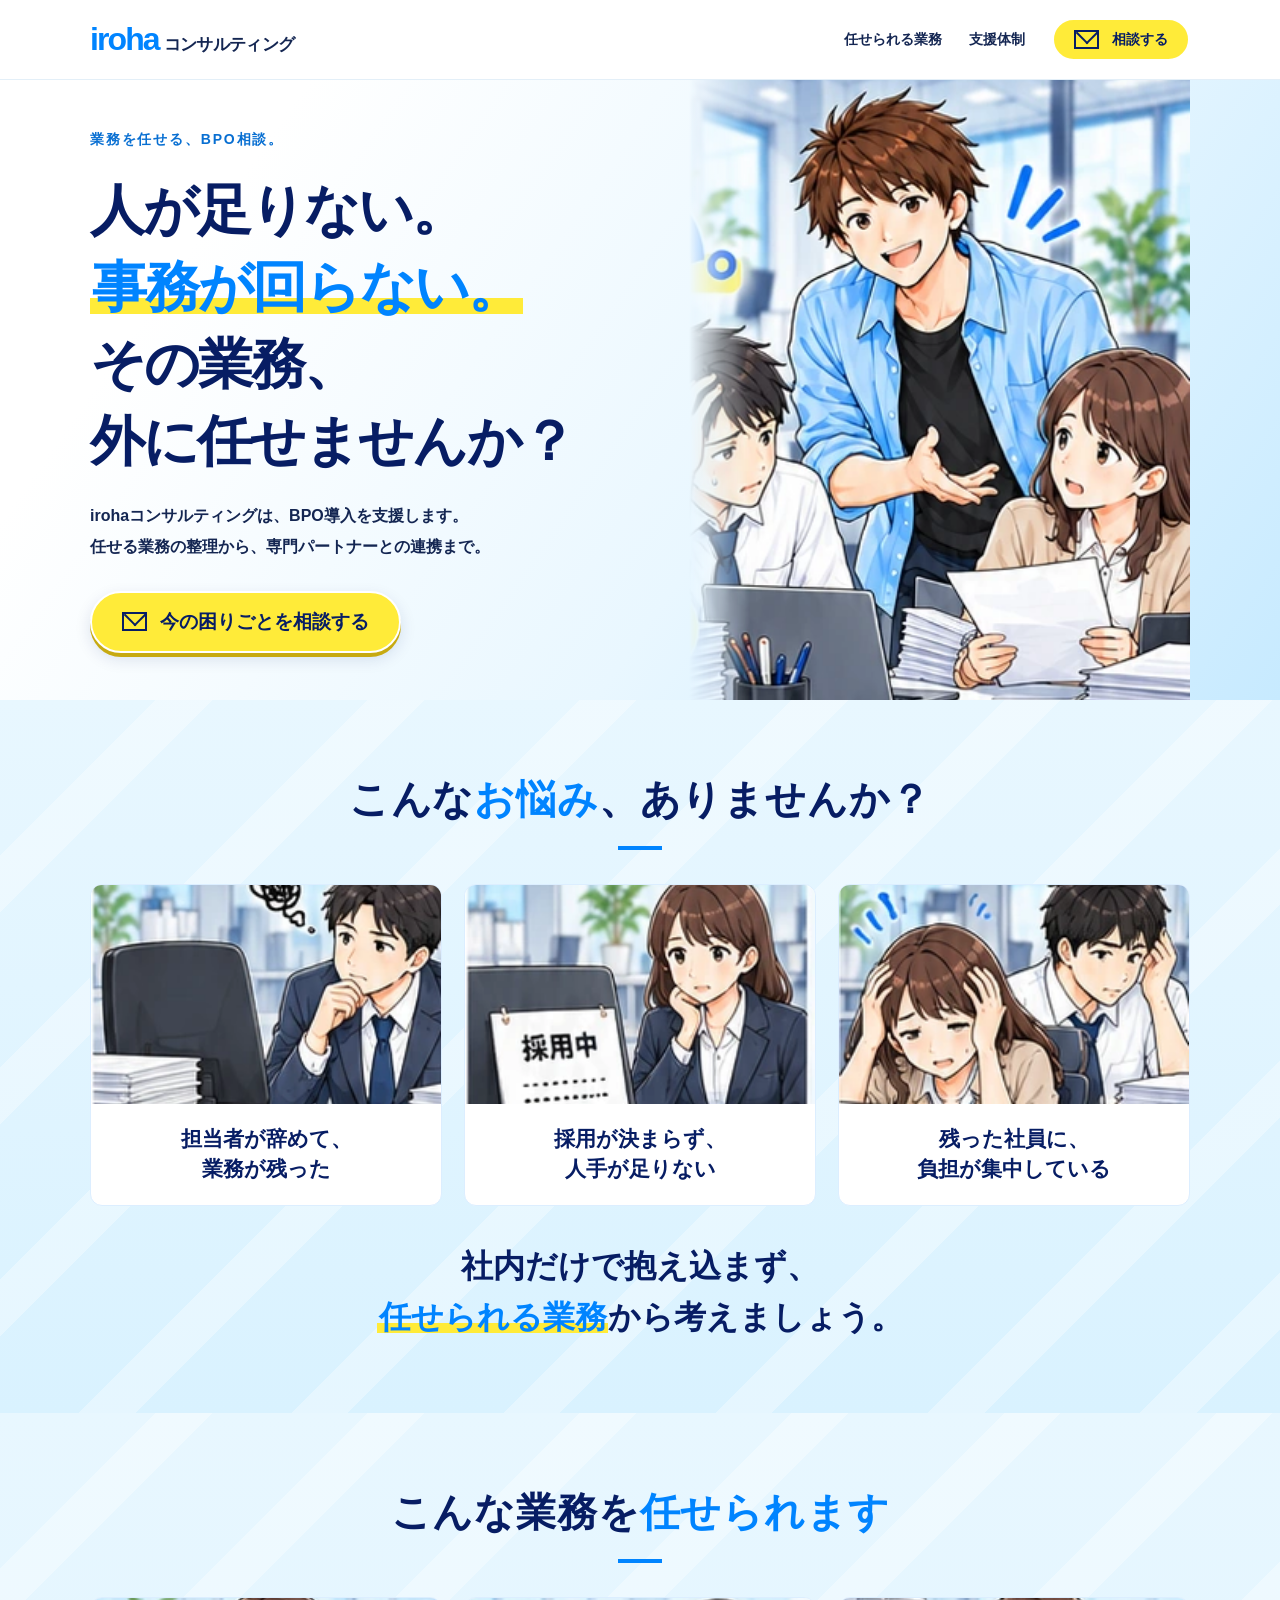
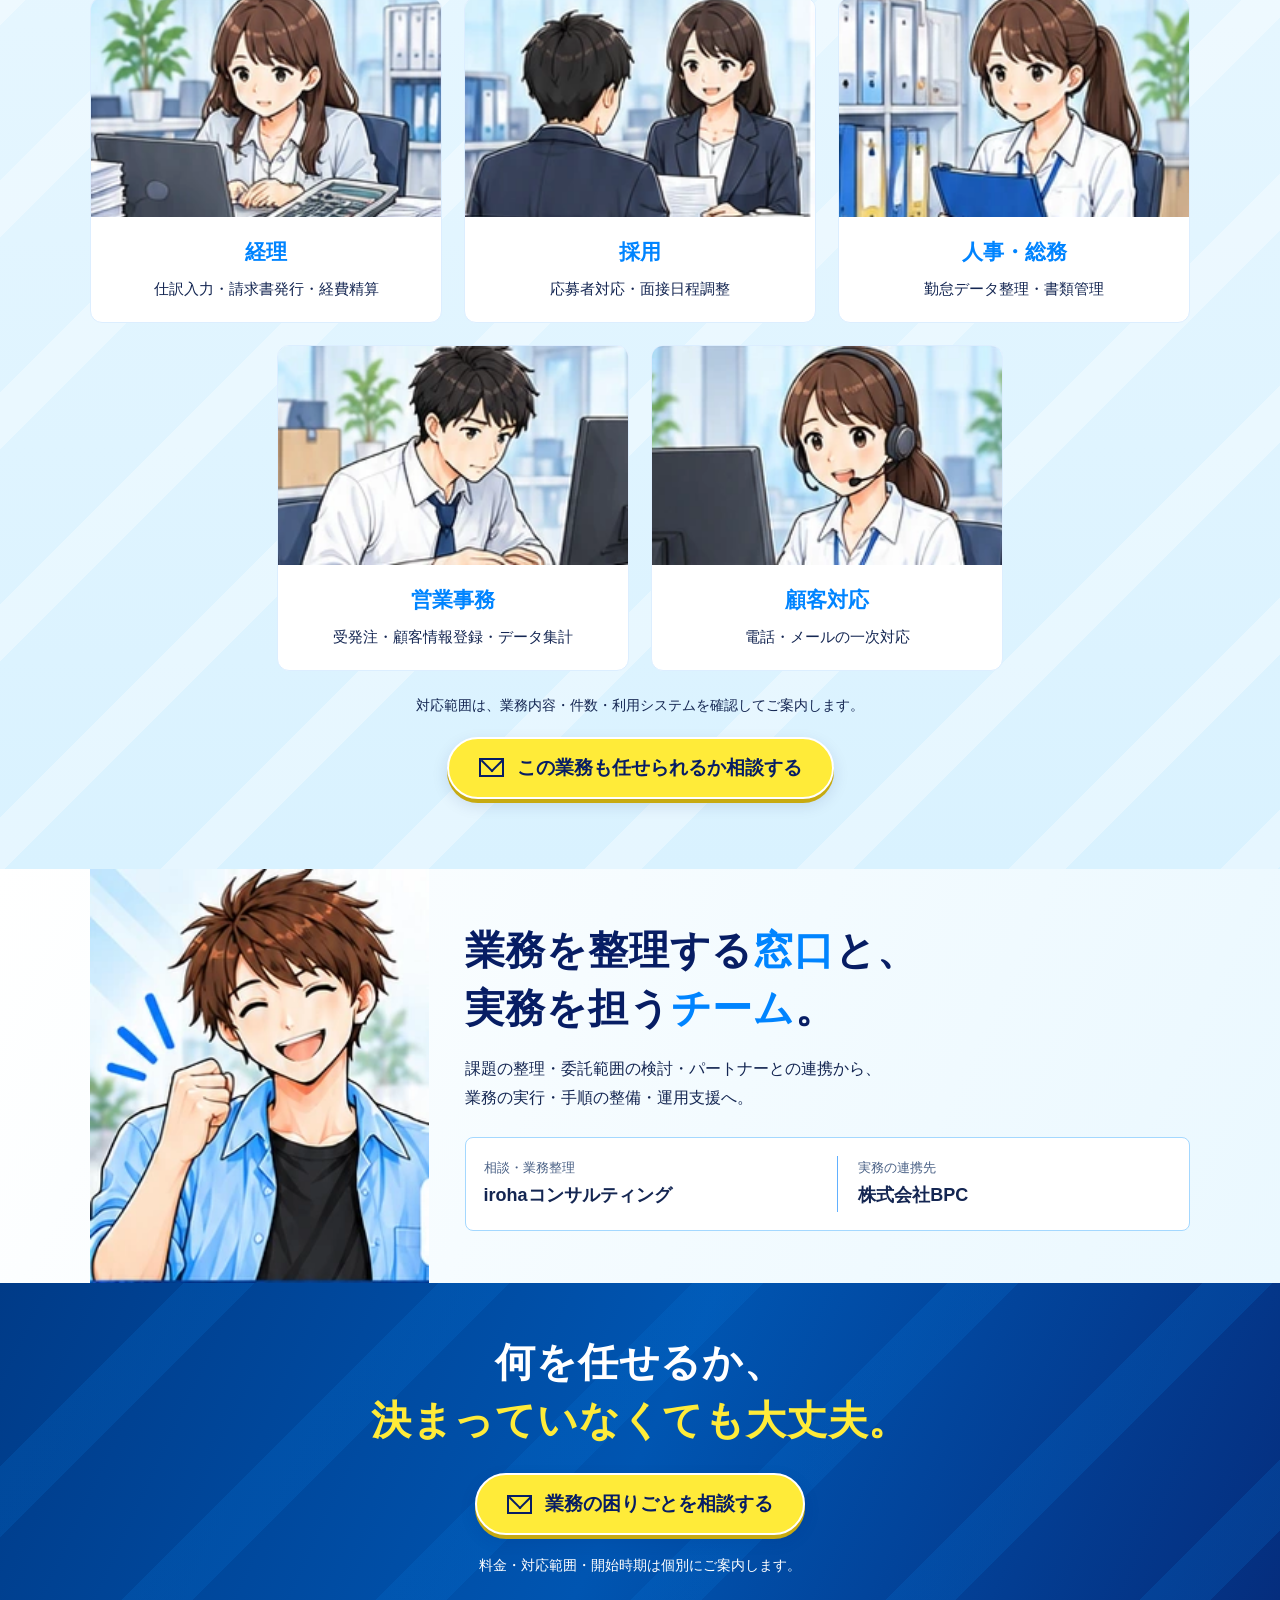
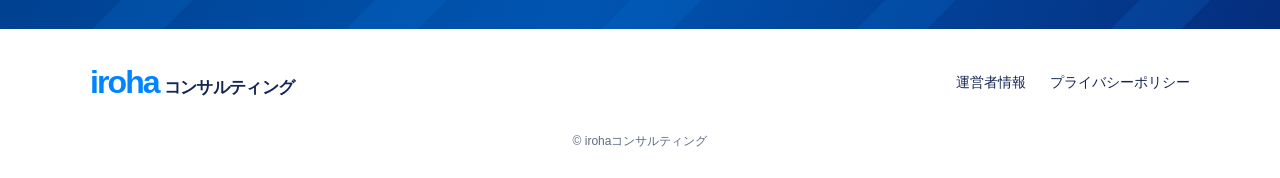
<file: index.html>
<!doctype html><html lang="ja"><head><meta charset="utf-8"><meta name="viewport" content="width=device-width,initial-scale=1"><title>業務を任せるBPO相談｜irohaコンサルティング</title><meta name="description" content="業務を任せるBPO相談。irohaコンサルティングが業務の整理から実務パートナーとの連携まで支援します。"><meta name="robots" content="index,follow"><link rel="icon" href="data:image/svg+xml,%3Csvg xmlns='http://www.w3.org/2000/svg' viewBox='0 0 40 40'%3E%3Crect width='40' height='40' rx='9' fill='%230084ff'/%3E%3Ctext x='20' y='30' text-anchor='middle' fill='white' font-family='Arial' font-size='32' font-weight='bold'%3Ei%3C/text%3E%3C/svg%3E"><link rel="stylesheet" href="/style.css"></head><body class="home"><header class="header"><div class="wrap"><a class="brand" href="/" aria-label="irohaコンサルティング"><b>iroha</b>コンサルティング</a><nav class="nav" aria-label="ページ内ナビゲーション"><a href="#services">任せられる業務</a><a href="#support">支援体制</a><a class="btn small" href="https://docs.google.com/forms/d/e/1FAIpQLSevMAjlFMy6-Xub7ca19pXur5ndCJwO_fp4Ccaq9cmKFpgYRA/viewform" data-contact><span class="envelope" aria-hidden="true"></span>相談する</a></nav></div></header><main><section class="hero"><div class="wrap hero-grid"><div class="hero-copy"><p class="eyebrow">業務を任せる、BPO相談。</p><h1>人が足りない。<br><mark class="blue">事務が回らない。</mark><br>その業務、<br>外に任せませんか？</h1><p class="lead">irohaコンサルティングは、BPO導入を支援します。<br>任せる業務の整理から、専門パートナーとの連携まで。</p><a class="btn" href="https://docs.google.com/forms/d/e/1FAIpQLSevMAjlFMy6-Xub7ca19pXur5ndCJwO_fp4Ccaq9cmKFpgYRA/viewform" data-contact><span class="envelope" aria-hidden="true"></span>今の困りごとを相談する</a></div><div class="hero-art"><img src="/assets/top-hero.webp" alt="オフィスで業務について相談するチーム" fetchpriority="high"></div></div></section><section class="section sky"><div class="wrap"><h2 class="section-title">こんな<span class="blue">お悩み</span>、ありませんか？</h2><div class="cards"><article class="card"><img src="/assets/worry-0.webp" alt="" loading="lazy"><div class="card-body"><h3>担当者が辞めて、<br>業務が残った</h3></div></article><article class="card"><img src="/assets/worry-1.webp" alt="" loading="lazy"><div class="card-body"><h3>採用が決まらず、<br>人手が足りない</h3></div></article><article class="card"><img src="/assets/worry-2.webp" alt="" loading="lazy"><div class="card-body"><h3>残った社員に、<br>負担が集中している</h3></div></article></div><p class="statement">社内だけで抱え込まず、<br><mark><span class="blue">任せられる業務</span></mark>から考えましょう。</p></div></section><section class="section sky" id="services"><div class="wrap"><h2 class="section-title">こんな業務を<span class="blue">任せられます</span></h2><div class="services"><article class="card"><img src="/assets/service-0.webp" alt="経理の業務イメージ" loading="lazy"><div class="card-body"><h3>経理</h3><p>仕訳入力・請求書発行・経費精算</p></div></article><article class="card"><img src="/assets/service-1.webp" alt="採用の業務イメージ" loading="lazy"><div class="card-body"><h3>採用</h3><p>応募者対応・面接日程調整</p></div></article><article class="card"><img src="/assets/service-2.webp" alt="人事・総務の業務イメージ" loading="lazy"><div class="card-body"><h3>人事・総務</h3><p>勤怠データ整理・書類管理</p></div></article><article class="card"><img src="/assets/service-3.webp" alt="営業事務の業務イメージ" loading="lazy"><div class="card-body"><h3>営業事務</h3><p>受発注・顧客情報登録・データ集計</p></div></article><article class="card"><img src="/assets/service-4.webp" alt="顧客対応の業務イメージ" loading="lazy"><div class="card-body"><h3>顧客対応</h3><p>電話・メールの一次対応</p></div></article></div><div class="center"><p class="service-note">対応範囲は、業務内容・件数・利用システムを確認してご案内します。</p><a class="btn" href="https://docs.google.com/forms/d/e/1FAIpQLSevMAjlFMy6-Xub7ca19pXur5ndCJwO_fp4Ccaq9cmKFpgYRA/viewform" data-contact><span class="envelope" aria-hidden="true"></span>この業務も任せられるか相談する</a></div></div></section><section class="partner" id="support"><div class="wrap partner-grid"><div class="advisor"><img src="/assets/advisor.webp" alt="笑顔で相談に応じるirohaの担当者" loading="lazy"></div><div class="partner-copy"><h2>業務を整理する<span class="blue">窓口</span>と、<br>実務を担う<span class="blue">チーム</span>。</h2><p>課題の整理・委託範囲の検討・パートナーとの連携から、<br>業務の実行・手順の整備・運用支援へ。</p><div class="partners"><div><span>相談・業務整理</span><strong>irohaコンサルティング</strong></div><div><span>実務の連携先</span><strong>株式会社BPC</strong></div></div></div></div></section><section class="closing" id="contact"><div class="wrap"><h2>何を任せるか、<br><span class="yellow">決まっていなくても大丈夫。</span></h2><a class="btn" href="https://docs.google.com/forms/d/e/1FAIpQLSevMAjlFMy6-Xub7ca19pXur5ndCJwO_fp4Ccaq9cmKFpgYRA/viewform" data-contact><span class="envelope" aria-hidden="true"></span>業務の困りごとを相談する</a><p>料金・対応範囲・開始時期は個別にご案内します。</p></div></section></main><footer class="footer"><div class="wrap"><span class="brand"><b>iroha</b>コンサルティング</span><div class="footer-links"><button class="text-button" data-dialog="operator-dialog">運営者情報</button><button class="text-button" data-dialog="privacy-dialog">プライバシーポリシー</button></div></div><p class="copyright">© irohaコンサルティング</p></footer><div class="sticky-cta"><a class="btn" href="https://docs.google.com/forms/d/e/1FAIpQLSevMAjlFMy6-Xub7ca19pXur5ndCJwO_fp4Ccaq9cmKFpgYRA/viewform" data-contact><span class="envelope" aria-hidden="true"></span>今の困りごとを相談する</a></div><dialog id="contact-dialog" aria-labelledby="contact-title"><button class="close" data-close aria-label="閉じる">閉じる</button><h2 id="contact-title">ご相談窓口</h2><p class="notice">現在、Webからのご相談受付を準備しています。</p><p>受付開始まで、すでにご案内している連絡先へお問い合わせください。</p></dialog><dialog id="operator-dialog" aria-labelledby="operator-title"><button class="close" data-close>閉じる</button><h2 id="operator-title">運営者情報</h2><p id="operator-info" style="white-space:pre-line"></p></dialog><dialog id="privacy-dialog" aria-labelledby="privacy-title"><button class="close" data-close>閉じる</button><h2 id="privacy-title">プライバシーポリシー</h2><p>お問い合わせ受付の開始にあわせて、個人情報の取り扱いについてご案内します。</p><p>このページには、個人情報を入力・送信するフォームを設置していません。</p></dialog><script src="/config.js"></script><script src="/site.js"></script></body></html>
</file>
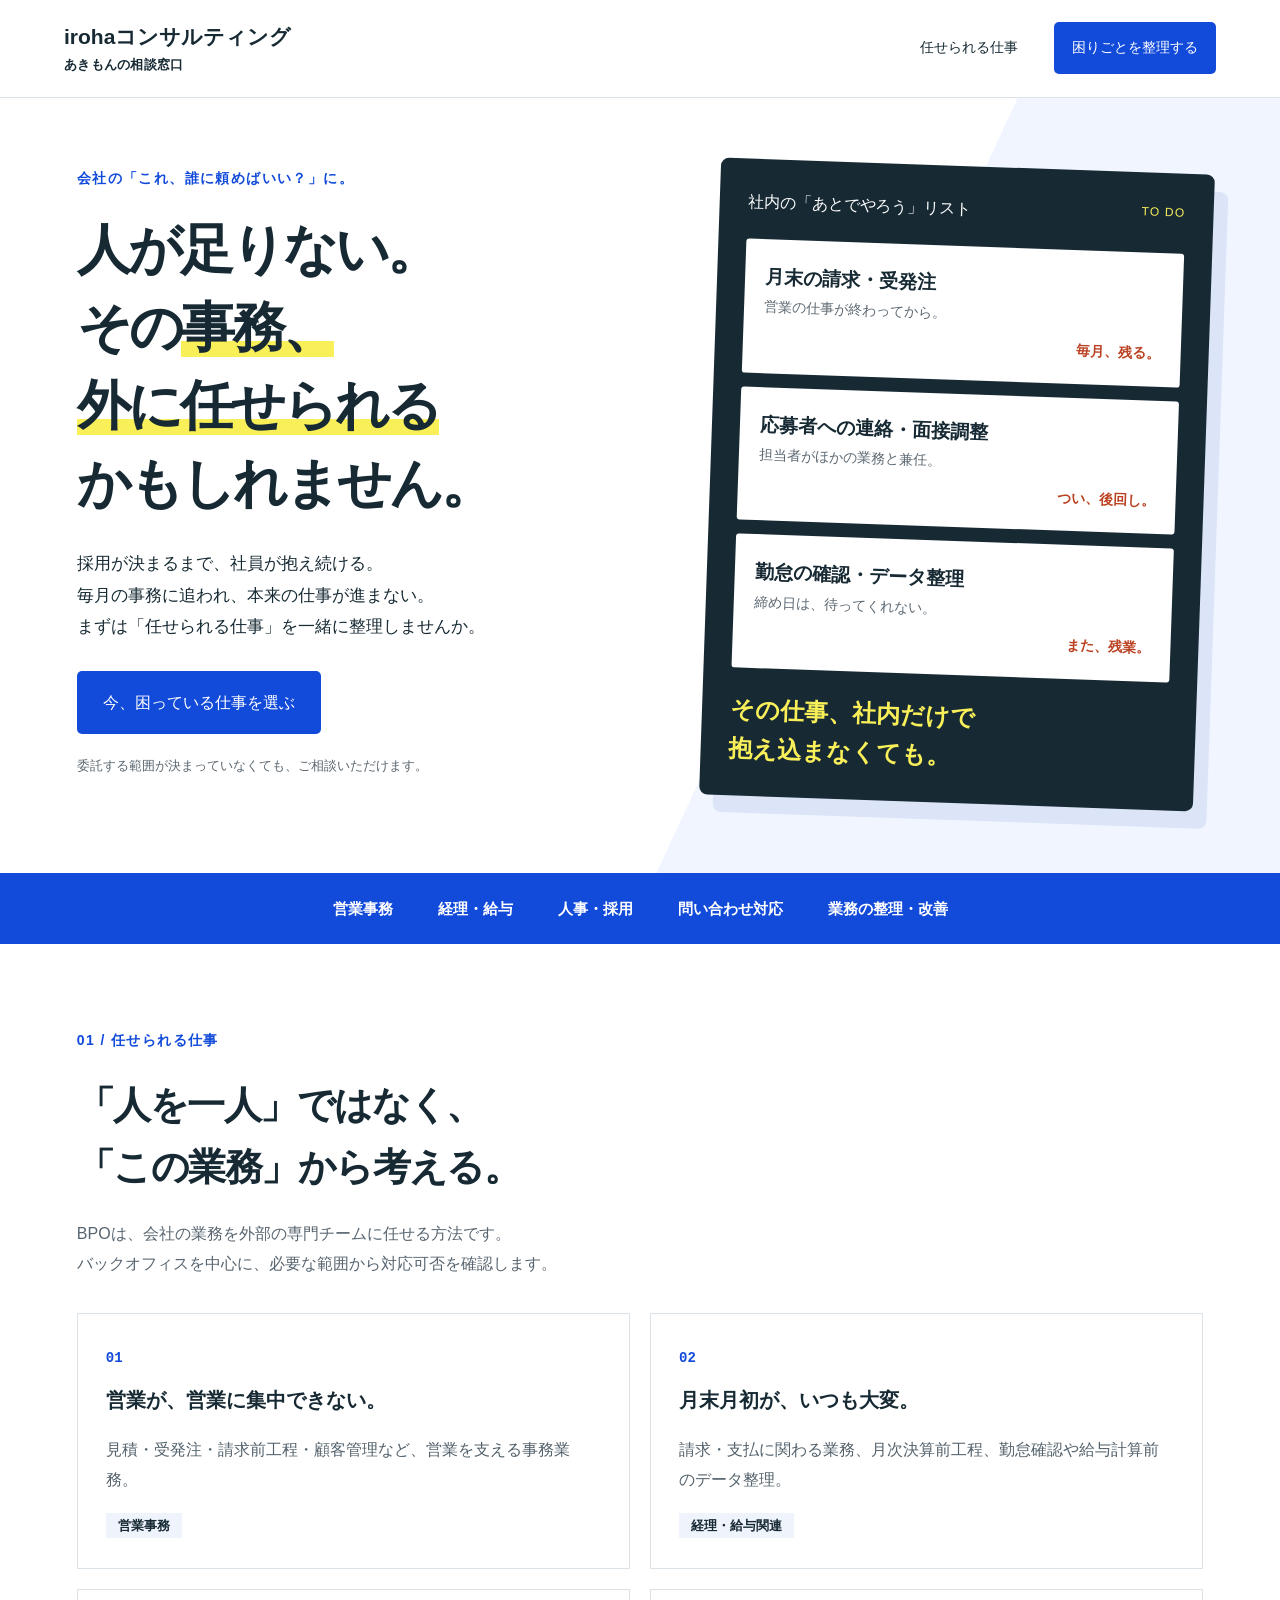
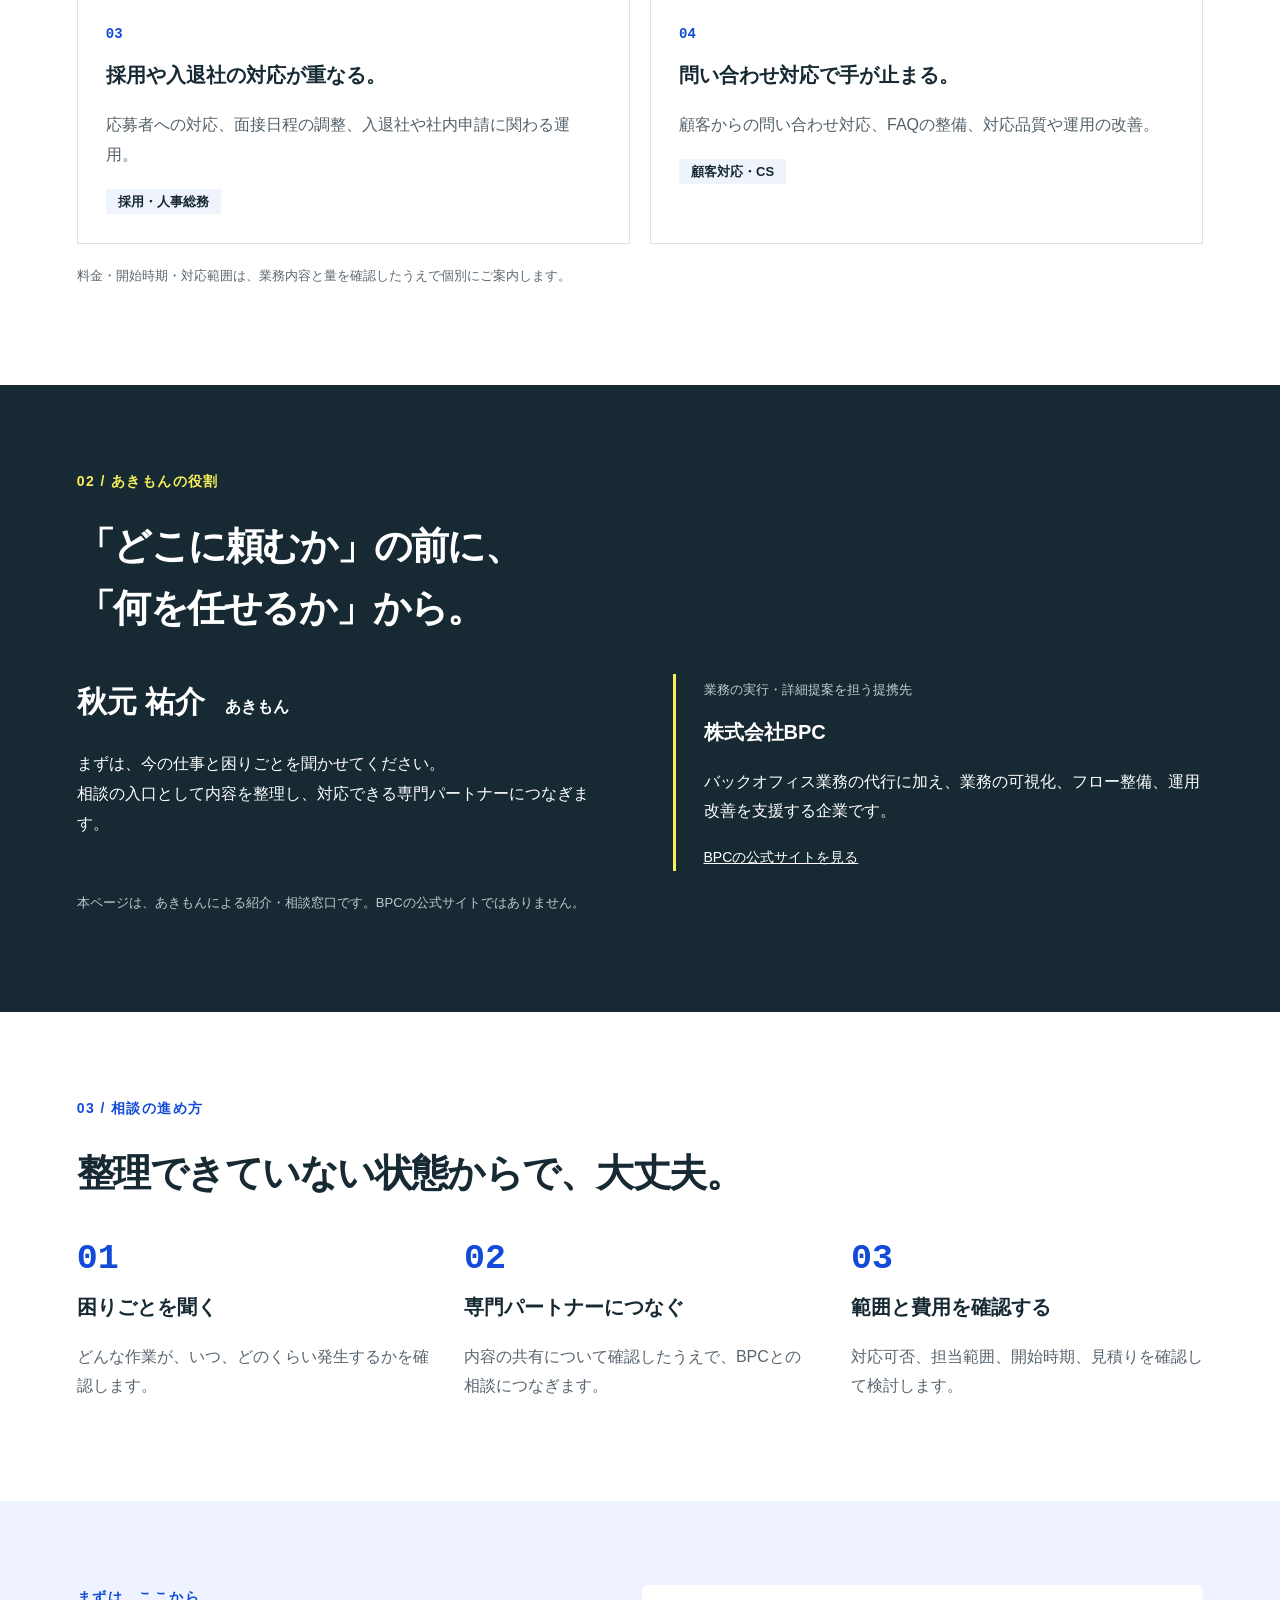
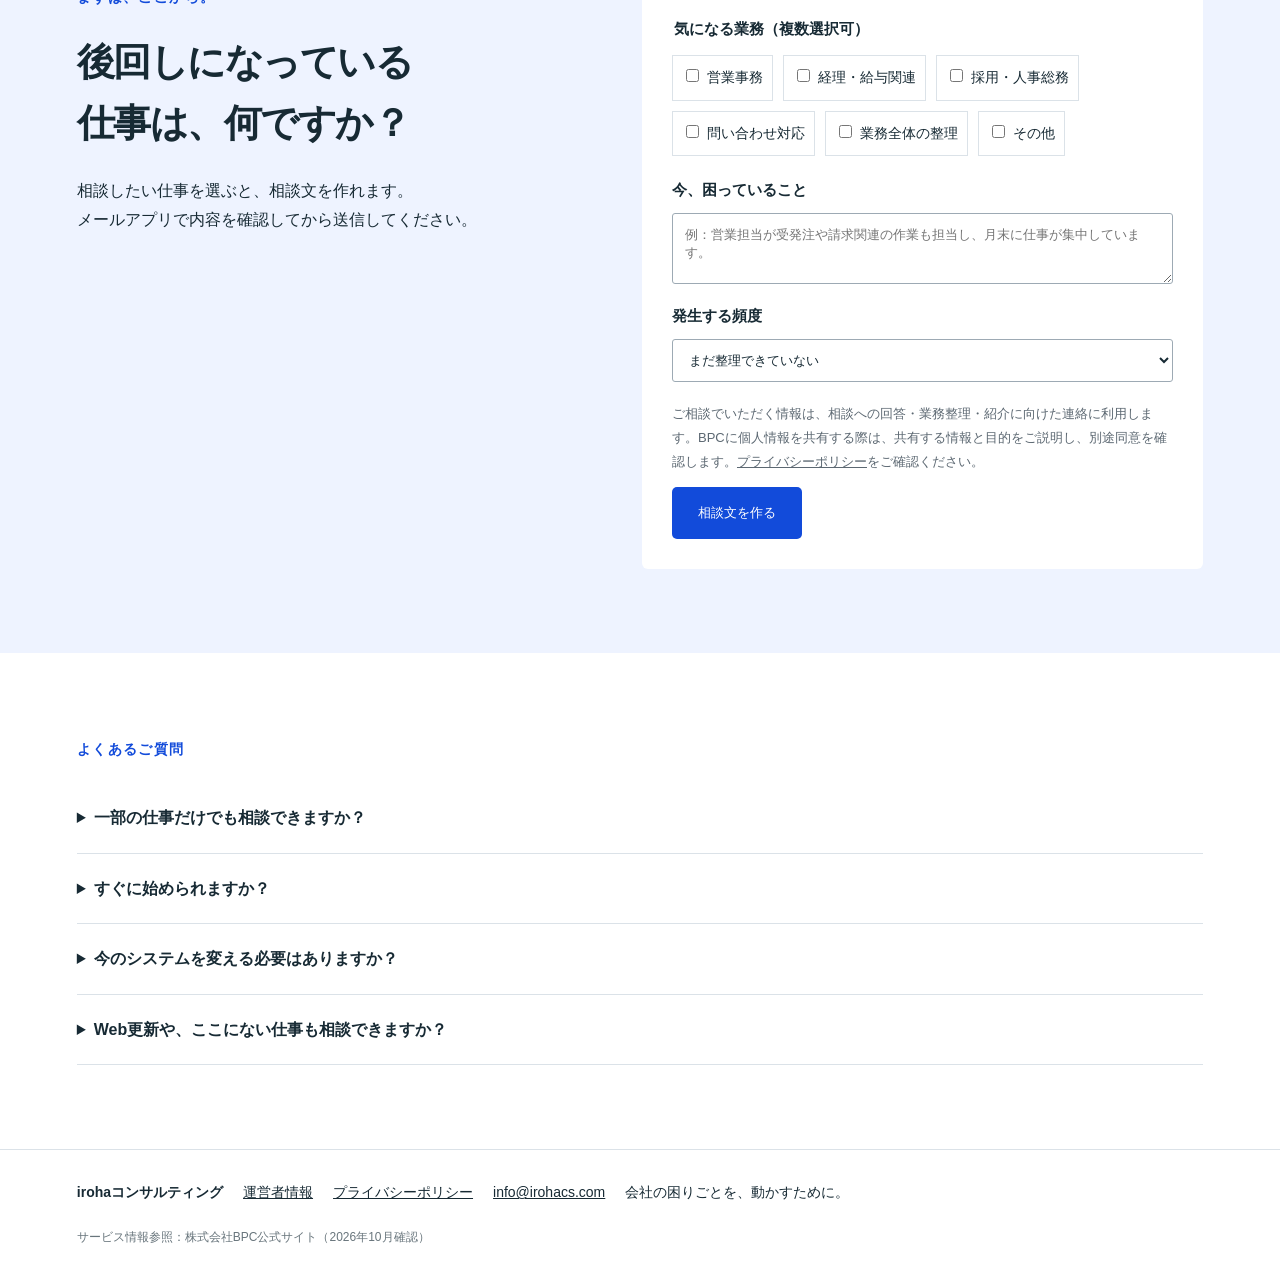
<file: bpo/index.html>
<!doctype html><html lang="ja"><head><!-- Google tag (gtag.js) -->
<script async src="https://www.googletagmanager.com/gtag/js?id=G-Z2BENWMJ21"></script>
<script>
window.dataLayer = window.dataLayer || [];
function gtag(){dataLayer.push(arguments);}
gtag('js', new Date());
gtag('config', 'G-Z2BENWMJ21');
</script>
<meta charset="utf-8"><meta name="viewport" content="width=device-width,initial-scale=1"><title>その事務、外に任せられるかも。｜irohaコンサルティング</title><meta name="description" content="採用が決まらない。事務が回らない。バックオフィスの困りごとをあきもんが伺い、BPOの専門パートナーにつなぎます。"><link rel="icon" href="favicon.svg"><link rel="stylesheet" href="style.css"><link rel="canonical" href="https://irohacs.com/bpo/"></head><body>
<header><a class="brand" href="#">irohaコンサルティング<span>あきもんの相談窓口</span></a><a class="nav" href="#services">任せられる仕事</a><a class="button small" href="#consult">困りごとを整理する</a></header>
<main><section class="hero"><div class="hero-copy"><p class="eyebrow">会社の「これ、誰に頼めばいい？」に。</p><h1>人が足りない。<br>その<span class="marker">事務、</span><br><span class="marker">外に任せられる</span><br>かもしれません。</h1><p class="lead">採用が決まるまで、社員が抱え続ける。<br>毎月の事務に追われ、本来の仕事が進まない。<br>まずは「任せられる仕事」を一緒に整理しませんか。</p><a class="button" href="#consult">今、困っている仕事を選ぶ</a><p class="note">委託する範囲が決まっていなくても、ご相談いただけます。</p></div><aside class="board"><div class="board-head">社内の「あとでやろう」リスト<span>TO DO</span></div><div class="task"><b>月末の請求・受発注</b><span>営業の仕事が終わってから。</span><em>毎月、残る。</em></div><div class="task"><b>応募者への連絡・面接調整</b><span>担当者がほかの業務と兼任。</span><em>つい、後回し。</em></div><div class="task"><b>勤怠の確認・データ整理</b><span>締め日は、待ってくれない。</span><em>また、残業。</em></div><div class="board-bottom">その仕事、社内だけで<br>抱え込まなくても。</div></aside></section>
<div class="strip"><span>営業事務</span><span>経理・給与</span><span>人事・採用</span><span>問い合わせ対応</span><span>業務の整理・改善</span></div>
<section id="services"><p class="eyebrow">01 / 任せられる仕事</p><h2>「人を一人」ではなく、<br>「この業務」から考える。</h2><p class="intro">BPOは、会社の業務を外部の専門チームに任せる方法です。<br>バックオフィスを中心に、必要な範囲から対応可否を確認します。</p><div class="grid"><article><span class="num">01</span><h3>営業が、営業に集中できない。</h3><p>見積・受発注・請求前工程・顧客管理など、営業を支える事務業務。</p><span class="tag">営業事務</span></article><article><span class="num">02</span><h3>月末月初が、いつも大変。</h3><p>請求・支払に関わる業務、月次決算前工程、勤怠確認や給与計算前のデータ整理。</p><span class="tag">経理・給与関連</span></article><article><span class="num">03</span><h3>採用や入退社の対応が重なる。</h3><p>応募者への対応、面接日程の調整、入退社や社内申請に関わる運用。</p><span class="tag">採用・人事総務</span></article><article><span class="num">04</span><h3>問い合わせ対応で手が止まる。</h3><p>顧客からの問い合わせ対応、FAQの整備、対応品質や運用の改善。</p><span class="tag">顧客対応・CS</span></article></div><p class="note">料金・開始時期・対応範囲は、業務内容と量を確認したうえで個別にご案内します。</p></section>
<section class="dark"><p class="eyebrow">02 / あきもんの役割</p><h2>「どこに頼むか」の前に、<br>「何を任せるか」から。</h2><div class="role"><div><p class="name">秋元 祐介 <span>あきもん</span></p><p>まずは、今の仕事と困りごとを聞かせてください。<br>相談の入口として内容を整理し、対応できる専門パートナーにつなぎます。</p></div><div class="partner"><span>業務の実行・詳細提案を担う提携先</span><h3>株式会社BPC</h3><p>バックオフィス業務の代行に加え、業務の可視化、フロー整備、運用改善を支援する企業です。</p><a href="https://bpc-bpo.co.jp/" target="_blank" rel="noopener">BPCの公式サイトを見る</a></div></div><p class="note">本ページは、あきもんによる紹介・相談窓口です。BPCの公式サイトではありません。</p></section>
<section><p class="eyebrow">03 / 相談の進め方</p><h2>整理できていない状態からで、大丈夫。</h2><div class="steps"><div><b>01</b><h3>困りごとを聞く</h3><p>どんな作業が、いつ、どのくらい発生するかを確認します。</p></div><div><b>02</b><h3>専門パートナーにつなぐ</h3><p>内容の共有について確認したうえで、BPCとの相談につなぎます。</p></div><div><b>03</b><h3>範囲と費用を確認する</h3><p>対応可否、担当範囲、開始時期、見積りを確認して検討します。</p></div></div></section>
<section id="consult" class="consult"><div><p class="eyebrow">まずは、ここから。</p><h2>後回しになっている<br>仕事は、何ですか？</h2><p>相談したい仕事を選ぶと、相談文を作れます。<br>メールアプリで内容を確認してから送信してください。</p></div><form id="brief"><fieldset><legend>気になる業務（複数選択可）</legend><div class="choices"><label><input type="checkbox" value="営業事務">営業事務</label><label><input type="checkbox" value="経理・給与関連">経理・給与関連</label><label><input type="checkbox" value="採用・人事総務">採用・人事総務</label><label><input type="checkbox" value="問い合わせ対応">問い合わせ対応</label><label><input type="checkbox" value="業務全体の整理">業務全体の整理</label><label><input type="checkbox" value="その他">その他</label></div></fieldset><label class="field">今、困っていること<textarea id="problem" placeholder="例：営業担当が受発注や請求関連の作業も担当し、月末に仕事が集中しています。" rows="3"></textarea></label><label class="field">発生する頻度<select id="frequency"><option>まだ整理できていない</option>毎日</option><option>毎週</option><option>毎月</option><option>繁忙期・特定の時期</option><option>単発</option></select></label><p class="note">ご相談でいただく情報は、相談への回答・業務整理・紹介に向けた連絡に利用します。BPCに個人情報を共有する際は、共有する情報と目的をご説明し、別途同意を確認します。<a href="privacy.html">プライバシーポリシー</a>をご確認ください。</p><button class="button" type="submit">相談文を作る</button><div id="result" hidden><label class="field">作成した相談文<textarea id="output" rows="7" readonly></textarea></label><button id="email" class="button" type="button">メールアプリで相談する</button> <button type="button" id="copy" class="copy">相談文をコピー</button><p id="status" role="status">メールの宛先は info@irohacs.com です。ボタンでは送信は完了しません。アプリが開かない場合は、相談文をコピーしてメールでお送りください。</p></div></form></section>
<section class="faq"><p class="eyebrow">よくあるご質問</p><details><summary>一部の仕事だけでも相談できますか？</summary><p>BPCは一部業務からの相談に対応しています。具体的な業務と量を伺い、対応可能な範囲を確認します。</p></details><details><summary>すぐに始められますか？</summary><p>開始時期は業務内容や体制によって異なります。希望日を伺い、対応可否を確認します。</p></details><details><summary>今のシステムを変える必要はありますか？</summary><p>既存のシステムやExcel運用を確認し、実施できる範囲を検討します。</p></details><details><summary>Web更新や、ここにない仕事も相談できますか？</summary><p>作業内容と量をお聞かせください。あきもんが対応できる方法や相談先を個別に確認します。</p></details></section></main><footer><b>irohaコンサルティング</b><a href="operator.html">運営者情報</a><a href="privacy.html">プライバシーポリシー</a><a href="mailto:info@irohacs.com">info@irohacs.com</a><span>会社の困りごとを、動かすために。</span><small>サービス情報参照：株式会社BPC公式サイト（2026年10月確認）</small></footer><script src="app.js"></script></body></html>
</file>
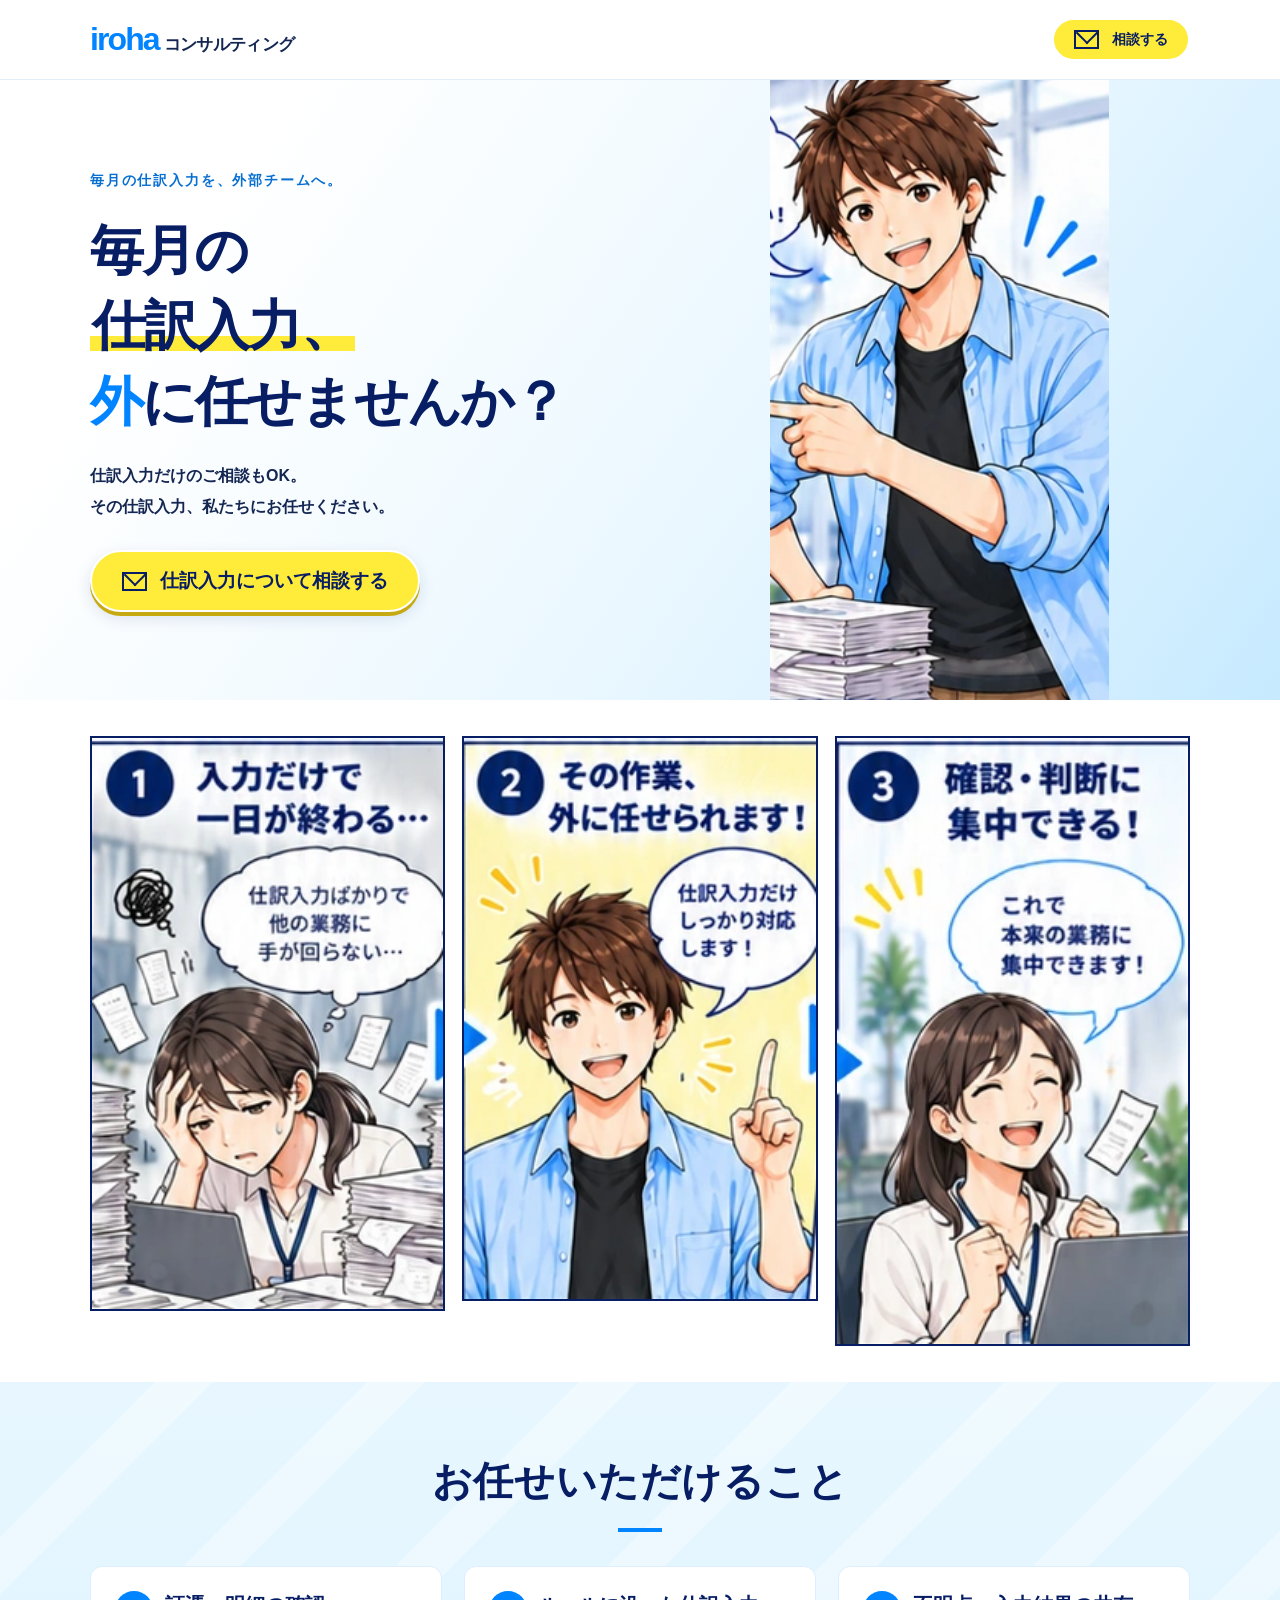
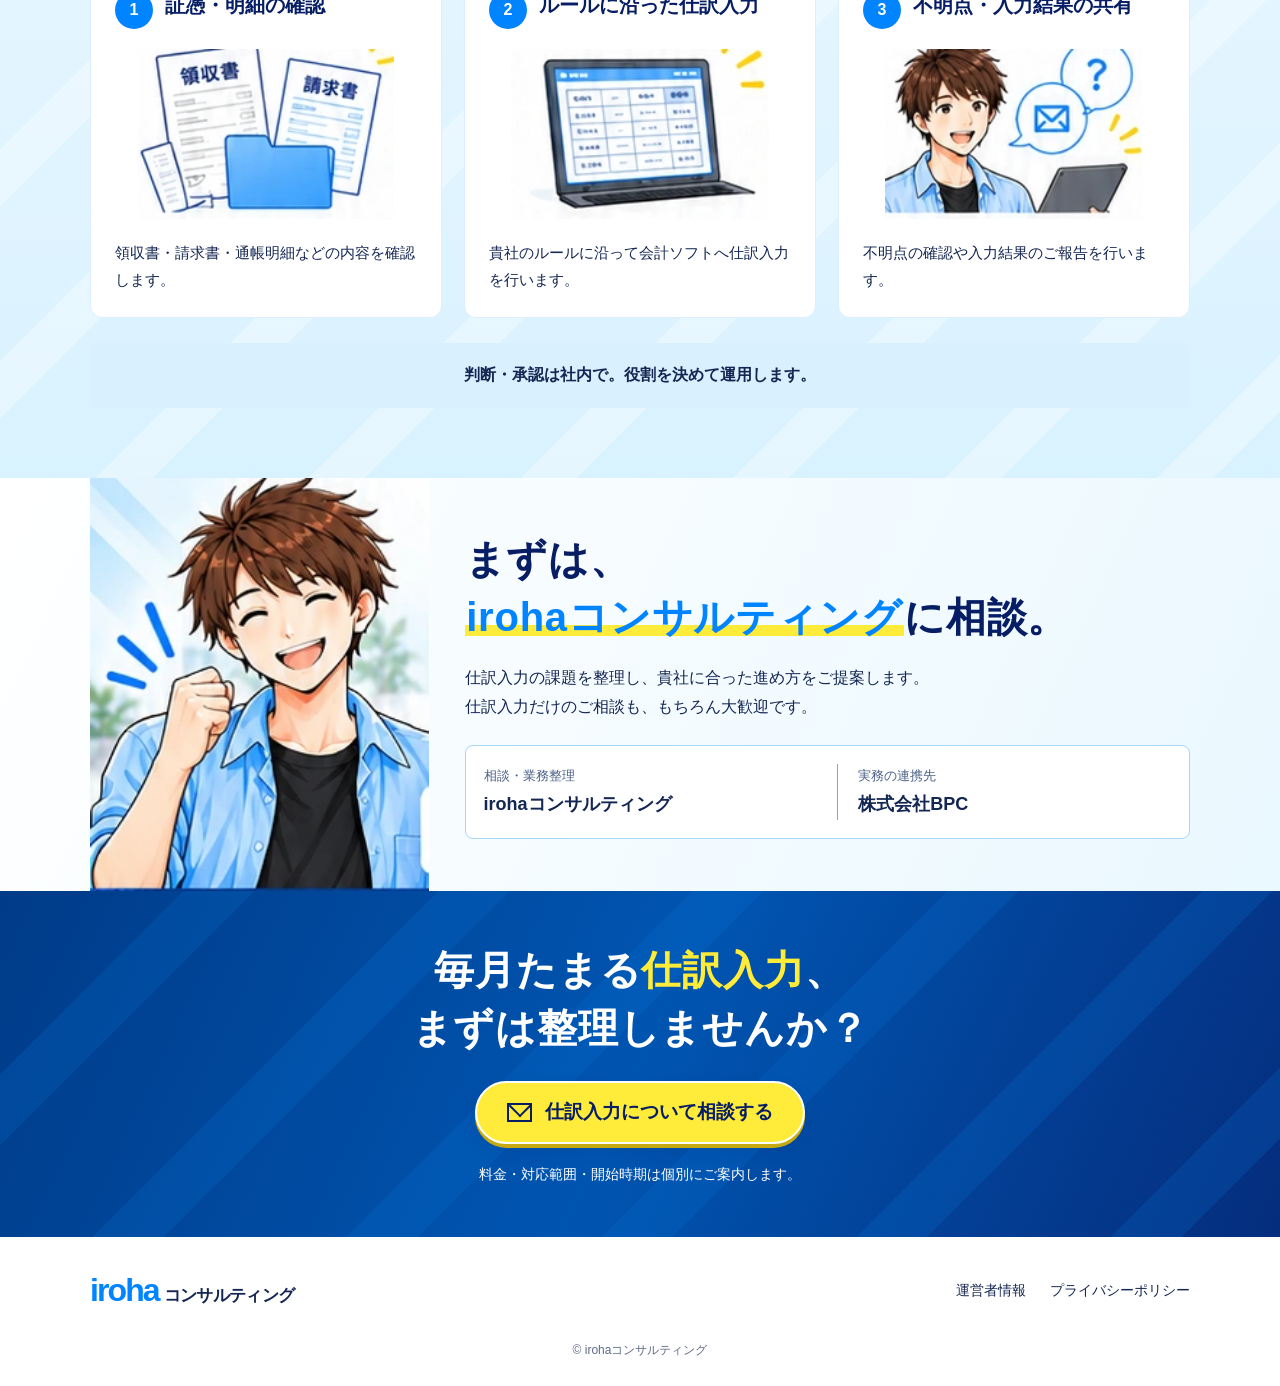
<file: lp/bookkeeping/index.html>
<!doctype html><html lang="ja"><head><meta charset="utf-8"><meta name="viewport" content="width=device-width,initial-scale=1"><title>仕訳入力代行のご相談｜irohaコンサルティング</title><meta name="description" content="仕訳入力代行のご相談。irohaコンサルティングが業務の整理から実務パートナーとの連携まで支援します。"><meta name="robots" content="noindex,follow"><link rel="icon" href="data:image/svg+xml,%3Csvg xmlns='http://www.w3.org/2000/svg' viewBox='0 0 40 40'%3E%3Crect width='40' height='40' rx='9' fill='%230084ff'/%3E%3Ctext x='20' y='30' text-anchor='middle' fill='white' font-family='Arial' font-size='32' font-weight='bold'%3Ei%3C/text%3E%3C/svg%3E"><link rel="stylesheet" href="/style.css"></head><body class="lp"><header class="header"><div class="wrap"><a class="brand" href="#" aria-label="irohaコンサルティング"><b>iroha</b>コンサルティング</a><nav class="nav" aria-label="ページ内ナビゲーション"><a class="btn small" href="https://docs.google.com/forms/d/e/1FAIpQLSevMAjlFMy6-Xub7ca19pXur5ndCJwO_fp4Ccaq9cmKFpgYRA/viewform" data-contact><span class="envelope" aria-hidden="true"></span>相談する</a></nav></div></header><main><section class="hero"><div class="wrap hero-grid"><div class="hero-copy"><p class="eyebrow">毎月の仕訳入力を、外部チームへ。</p><h1>毎月の<br><mark>仕訳入力、</mark><br><span class="blue">外</span>に任せませんか？</h1><p class="lead">仕訳入力だけのご相談もOK。<br>その仕訳入力、私たちにお任せください。</p><a class="btn" href="https://docs.google.com/forms/d/e/1FAIpQLSevMAjlFMy6-Xub7ca19pXur5ndCJwO_fp4Ccaq9cmKFpgYRA/viewform" data-contact><span class="envelope" aria-hidden="true"></span>仕訳入力について相談する</a></div><div class="hero-art"><img src="/assets/manga-hero.webp" alt="業務の整理をサポートする相談担当者" fetchpriority="high"></div></div></section><section class="story" aria-label="漫画でわかるご相談のイメージ"><div class="wrap story-grid"><img src="/assets/manga-story-0.webp" alt="入力だけで一日が終わる。仕訳入力ばかりで他の業務に手が回らない。" loading="lazy"><img src="/assets/manga-story-1.webp" alt="その作業、外に任せられます。仕訳入力だけ、しっかり対応します。" loading="lazy"><img src="/assets/manga-story-2.webp" alt="確認・判断に集中できる。本来の業務に集中できる。" loading="lazy"></div></section><section class="section sky steps"><div class="wrap"><h2 class="section-title">お任せいただけること</h2><div class="cards"><article class="card"><div class="step-title"><span class="number">1</span><h3>証憑・明細の確認</h3></div><img class="step-art" src="/assets/manga-step-0.webp" alt="" loading="lazy"><p>領収書・請求書・通帳明細などの内容を確認します。</p></article><article class="card"><div class="step-title"><span class="number">2</span><h3>ルールに沿った仕訳入力</h3></div><img class="step-art" src="/assets/manga-step-1.webp" alt="" loading="lazy"><p>貴社のルールに沿って会計ソフトへ仕訳入力を行います。</p></article><article class="card"><div class="step-title"><span class="number">3</span><h3>不明点・入力結果の共有</h3></div><img class="step-art" src="/assets/manga-step-2.webp" alt="" loading="lazy"><p>不明点の確認や入力結果のご報告を行います。</p></article></div><p class="boundary">判断・承認は社内で。役割を決めて運用します。</p></div></section><section class="partner" id="support"><div class="wrap partner-grid"><div class="advisor"><img src="/assets/advisor.webp" alt="笑顔で相談に応じるirohaの担当者" loading="lazy"></div><div class="partner-copy"><h2>まずは、<br><mark><span class="blue">irohaコンサルティング</span></mark>に相談。</h2><p>仕訳入力の課題を整理し、貴社に合った進め方をご提案します。<br>仕訳入力だけのご相談も、もちろん大歓迎です。</p><div class="partners"><div><span>相談・業務整理</span><strong>irohaコンサルティング</strong></div><div><span>実務の連携先</span><strong>株式会社BPC</strong></div></div></div></div></section><section class="closing" id="contact"><div class="wrap"><h2>毎月たまる<span class="yellow">仕訳入力</span>、<br>まずは整理しませんか？</h2><a class="btn" href="https://docs.google.com/forms/d/e/1FAIpQLSevMAjlFMy6-Xub7ca19pXur5ndCJwO_fp4Ccaq9cmKFpgYRA/viewform" data-contact><span class="envelope" aria-hidden="true"></span>仕訳入力について相談する</a><p>料金・対応範囲・開始時期は個別にご案内します。</p></div></section></main><footer class="footer"><div class="wrap"><span class="brand"><b>iroha</b>コンサルティング</span><div class="footer-links"><button class="text-button" data-dialog="operator-dialog">運営者情報</button><button class="text-button" data-dialog="privacy-dialog">プライバシーポリシー</button></div></div><p class="copyright">© irohaコンサルティング</p></footer><div class="sticky-cta"><a class="btn" href="https://docs.google.com/forms/d/e/1FAIpQLSevMAjlFMy6-Xub7ca19pXur5ndCJwO_fp4Ccaq9cmKFpgYRA/viewform" data-contact><span class="envelope" aria-hidden="true"></span>仕訳入力について相談する</a></div><dialog id="contact-dialog" aria-labelledby="contact-title"><button class="close" data-close aria-label="閉じる">閉じる</button><h2 id="contact-title">ご相談窓口</h2><p class="notice">現在、Webからのご相談受付を準備しています。</p><p>受付開始まで、すでにご案内している連絡先へお問い合わせください。</p></dialog><dialog id="operator-dialog" aria-labelledby="operator-title"><button class="close" data-close>閉じる</button><h2 id="operator-title">運営者情報</h2><p id="operator-info" style="white-space:pre-line"></p></dialog><dialog id="privacy-dialog" aria-labelledby="privacy-title"><button class="close" data-close>閉じる</button><h2 id="privacy-title">プライバシーポリシー</h2><p>お問い合わせ受付の開始にあわせて、個人情報の取り扱いについてご案内します。</p><p>このページには、個人情報を入力・送信するフォームを設置していません。</p></dialog><script src="/config.js"></script><script src="/site.js"></script></body></html>
</file>
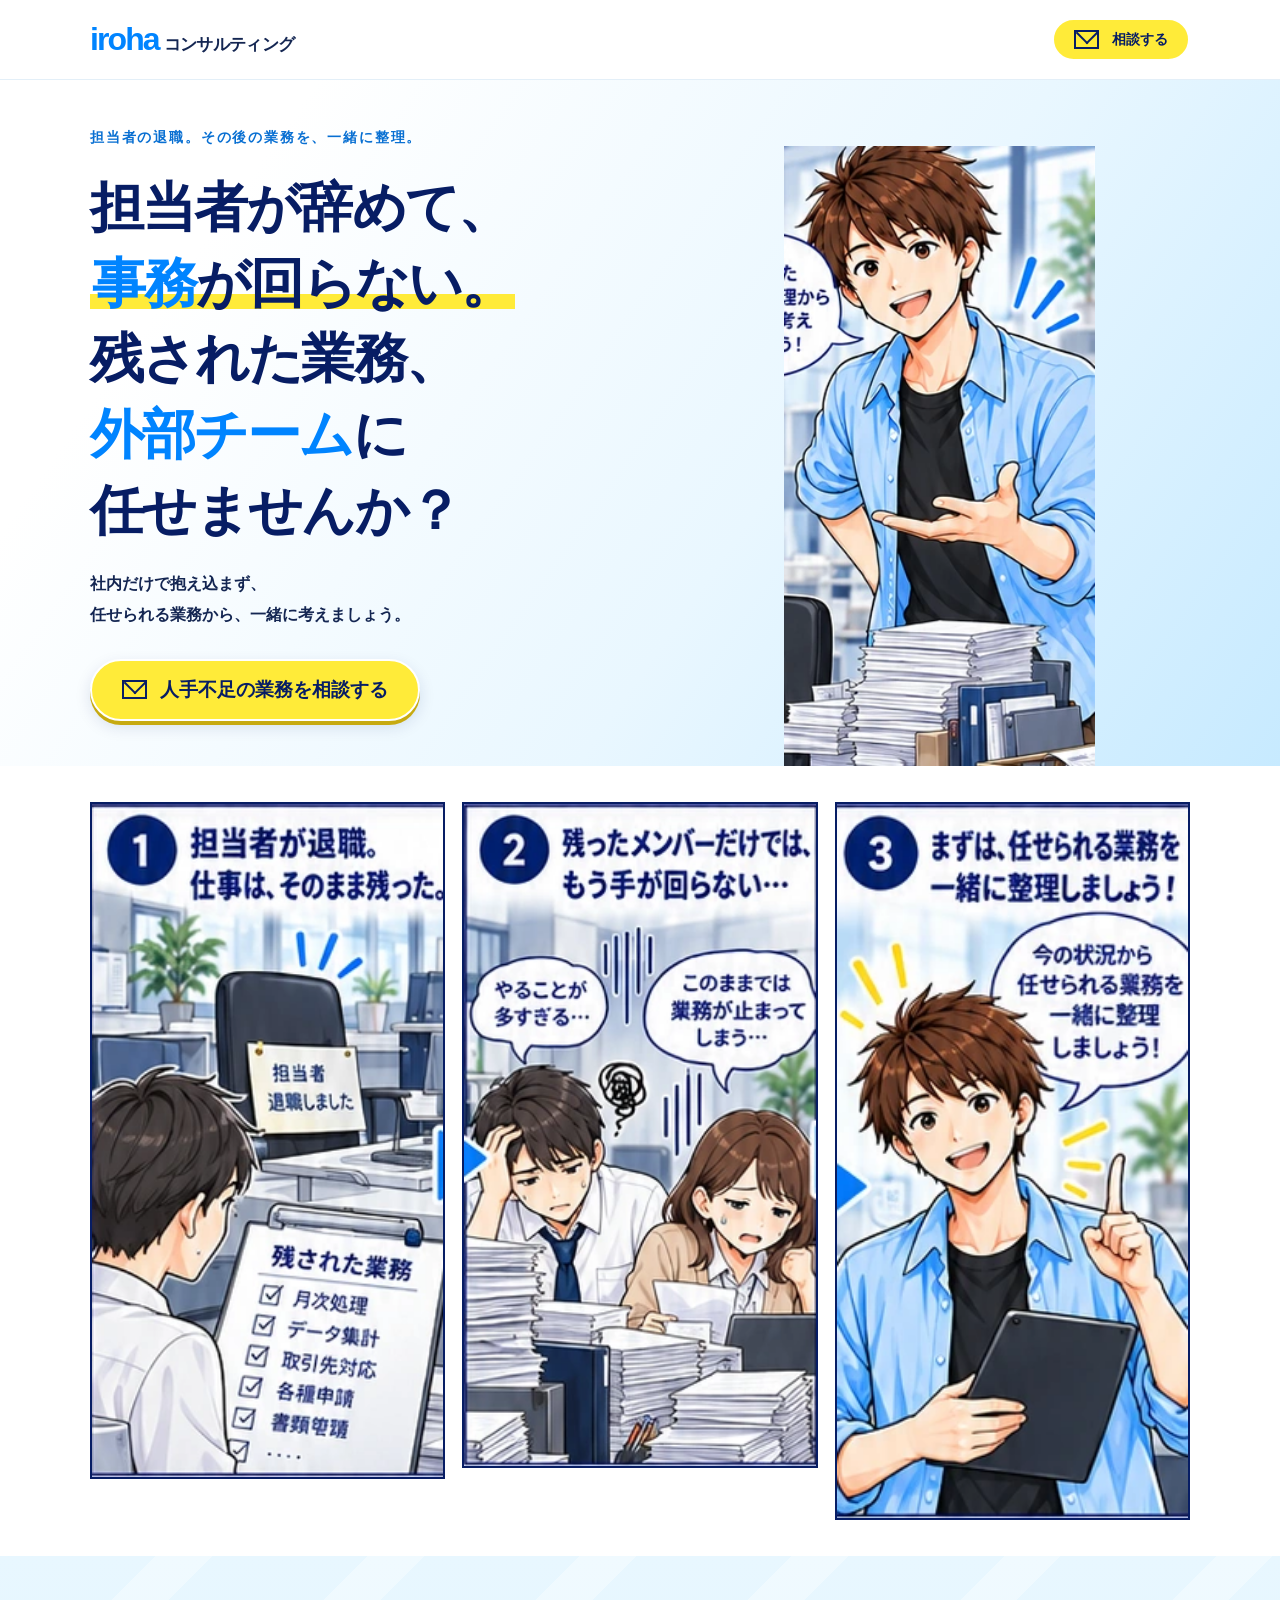
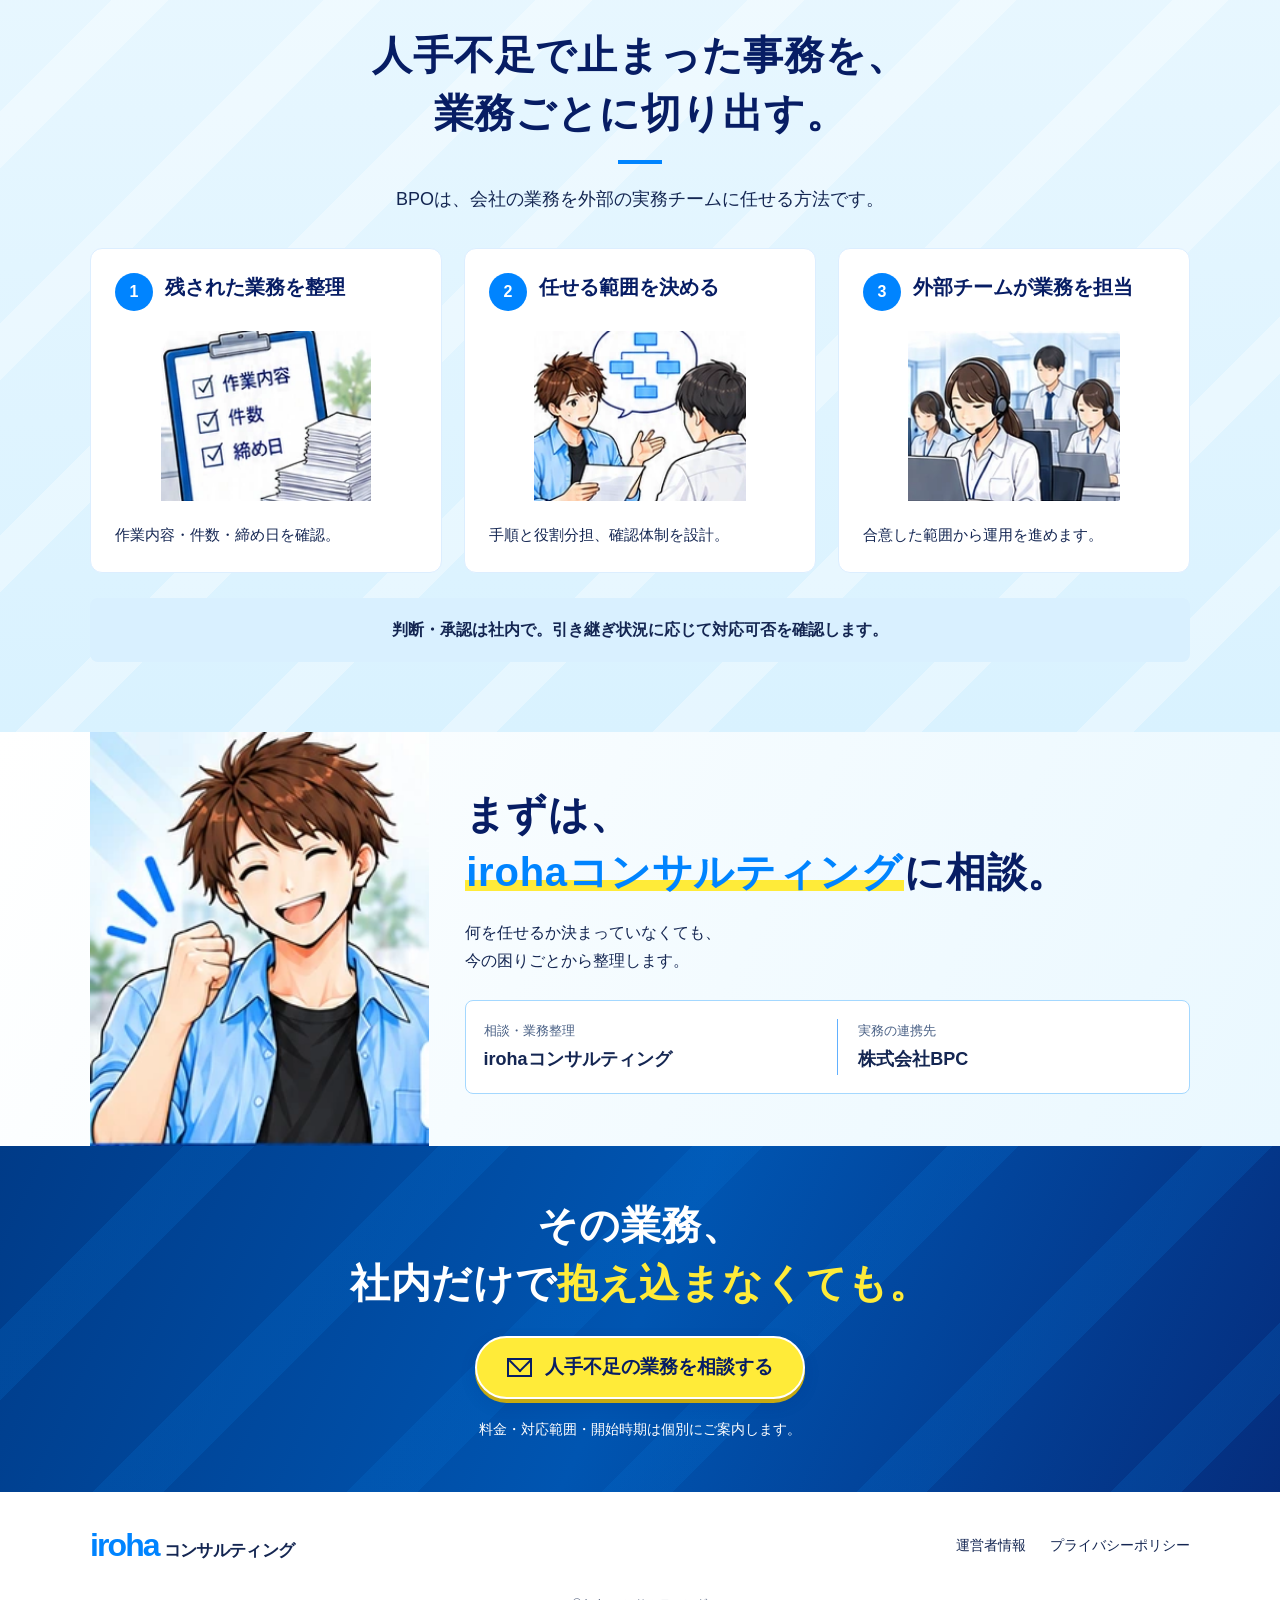
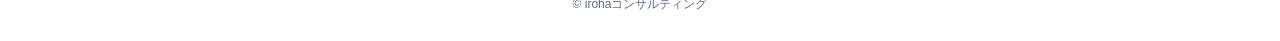
<file: lp/handover/index.html>
<!doctype html><html lang="ja"><head><meta charset="utf-8"><meta name="viewport" content="width=device-width,initial-scale=1"><title>担当者退職・人手不足の業務相談｜irohaコンサルティング</title><meta name="description" content="担当者退職・人手不足の業務相談。irohaコンサルティングが業務の整理から実務パートナーとの連携まで支援します。"><meta name="robots" content="noindex,follow"><link rel="icon" href="data:image/svg+xml,%3Csvg xmlns='http://www.w3.org/2000/svg' viewBox='0 0 40 40'%3E%3Crect width='40' height='40' rx='9' fill='%230084ff'/%3E%3Ctext x='20' y='30' text-anchor='middle' fill='white' font-family='Arial' font-size='32' font-weight='bold'%3Ei%3C/text%3E%3C/svg%3E"><link rel="stylesheet" href="/style.css"></head><body class="lp"><header class="header"><div class="wrap"><a class="brand" href="#" aria-label="irohaコンサルティング"><b>iroha</b>コンサルティング</a><nav class="nav" aria-label="ページ内ナビゲーション"><a class="btn small" href="https://docs.google.com/forms/d/e/1FAIpQLSevMAjlFMy6-Xub7ca19pXur5ndCJwO_fp4Ccaq9cmKFpgYRA/viewform" data-contact><span class="envelope" aria-hidden="true"></span>相談する</a></nav></div></header><main><section class="hero"><div class="wrap hero-grid"><div class="hero-copy"><p class="eyebrow">担当者の退職。その後の業務を、一緒に整理。</p><h1>担当者が辞めて、<br><mark><span class="blue">事務</span>が回らない。</mark><br>残された業務、<br><span class="blue">外部チーム</span>に<br>任せませんか？</h1><p class="lead">社内だけで抱え込まず、<br>任せられる業務から、一緒に考えましょう。</p><a class="btn" href="https://docs.google.com/forms/d/e/1FAIpQLSevMAjlFMy6-Xub7ca19pXur5ndCJwO_fp4Ccaq9cmKFpgYRA/viewform" data-contact><span class="envelope" aria-hidden="true"></span>人手不足の業務を相談する</a></div><div class="hero-art"><img src="/assets/handover-hero.webp" alt="業務の整理をサポートする相談担当者" fetchpriority="high"></div></div></section><section class="story" aria-label="漫画でわかるご相談のイメージ"><div class="wrap story-grid"><img src="/assets/handover-story-0.webp" alt="担当者が退職。仕事はそのまま残った。月次処理、データ集計、取引先対応、各種申請、書類整理。" loading="lazy"><img src="/assets/handover-story-1.webp" alt="残ったメンバーだけでは、もう手が回らない。" loading="lazy"><img src="/assets/handover-story-2.webp" alt="まずは任せられる業務を一緒に整理しましょう。" loading="lazy"></div></section><section class="section sky steps"><div class="wrap"><h2 class="section-title">人手不足で止まった事務を、<br>業務ごとに切り出す。</h2><p class="intro">BPOは、会社の業務を外部の実務チームに任せる方法です。</p><div class="cards"><article class="card"><div class="step-title"><span class="number">1</span><h3>残された業務を整理</h3></div><img class="step-art" src="/assets/handover-step-0.webp" alt="" loading="lazy"><p>作業内容・件数・締め日を確認。</p></article><article class="card"><div class="step-title"><span class="number">2</span><h3>任せる範囲を決める</h3></div><img class="step-art" src="/assets/handover-step-1.webp" alt="" loading="lazy"><p>手順と役割分担、確認体制を設計。</p></article><article class="card"><div class="step-title"><span class="number">3</span><h3>外部チームが業務を担当</h3></div><img class="step-art" src="/assets/handover-step-2.webp" alt="" loading="lazy"><p>合意した範囲から運用を進めます。</p></article></div><p class="boundary">判断・承認は社内で。引き継ぎ状況に応じて対応可否を確認します。</p></div></section><section class="partner" id="support"><div class="wrap partner-grid"><div class="advisor"><img src="/assets/advisor.webp" alt="笑顔で相談に応じるirohaの担当者" loading="lazy"></div><div class="partner-copy"><h2>まずは、<br><mark><span class="blue">irohaコンサルティング</span></mark>に相談。</h2><p>何を任せるか決まっていなくても、<br>今の困りごとから整理します。</p><div class="partners"><div><span>相談・業務整理</span><strong>irohaコンサルティング</strong></div><div><span>実務の連携先</span><strong>株式会社BPC</strong></div></div></div></div></section><section class="closing" id="contact"><div class="wrap"><h2>その業務、<br>社内だけで<span class="yellow">抱え込まなくても。</span></h2><a class="btn" href="https://docs.google.com/forms/d/e/1FAIpQLSevMAjlFMy6-Xub7ca19pXur5ndCJwO_fp4Ccaq9cmKFpgYRA/viewform" data-contact><span class="envelope" aria-hidden="true"></span>人手不足の業務を相談する</a><p>料金・対応範囲・開始時期は個別にご案内します。</p></div></section></main><footer class="footer"><div class="wrap"><span class="brand"><b>iroha</b>コンサルティング</span><div class="footer-links"><button class="text-button" data-dialog="operator-dialog">運営者情報</button><button class="text-button" data-dialog="privacy-dialog">プライバシーポリシー</button></div></div><p class="copyright">© irohaコンサルティング</p></footer><div class="sticky-cta"><a class="btn" href="https://docs.google.com/forms/d/e/1FAIpQLSevMAjlFMy6-Xub7ca19pXur5ndCJwO_fp4Ccaq9cmKFpgYRA/viewform" data-contact><span class="envelope" aria-hidden="true"></span>人手不足の業務を相談する</a></div><dialog id="contact-dialog" aria-labelledby="contact-title"><button class="close" data-close aria-label="閉じる">閉じる</button><h2 id="contact-title">ご相談窓口</h2><p class="notice">現在、Webからのご相談受付を準備しています。</p><p>受付開始まで、すでにご案内している連絡先へお問い合わせください。</p></dialog><dialog id="operator-dialog" aria-labelledby="operator-title"><button class="close" data-close>閉じる</button><h2 id="operator-title">運営者情報</h2><p id="operator-info" style="white-space:pre-line"></p></dialog><dialog id="privacy-dialog" aria-labelledby="privacy-title"><button class="close" data-close>閉じる</button><h2 id="privacy-title">プライバシーポリシー</h2><p>お問い合わせ受付の開始にあわせて、個人情報の取り扱いについてご案内します。</p><p>このページには、個人情報を入力・送信するフォームを設置していません。</p></dialog><script src="/config.js"></script><script src="/site.js"></script></body></html>
</file>
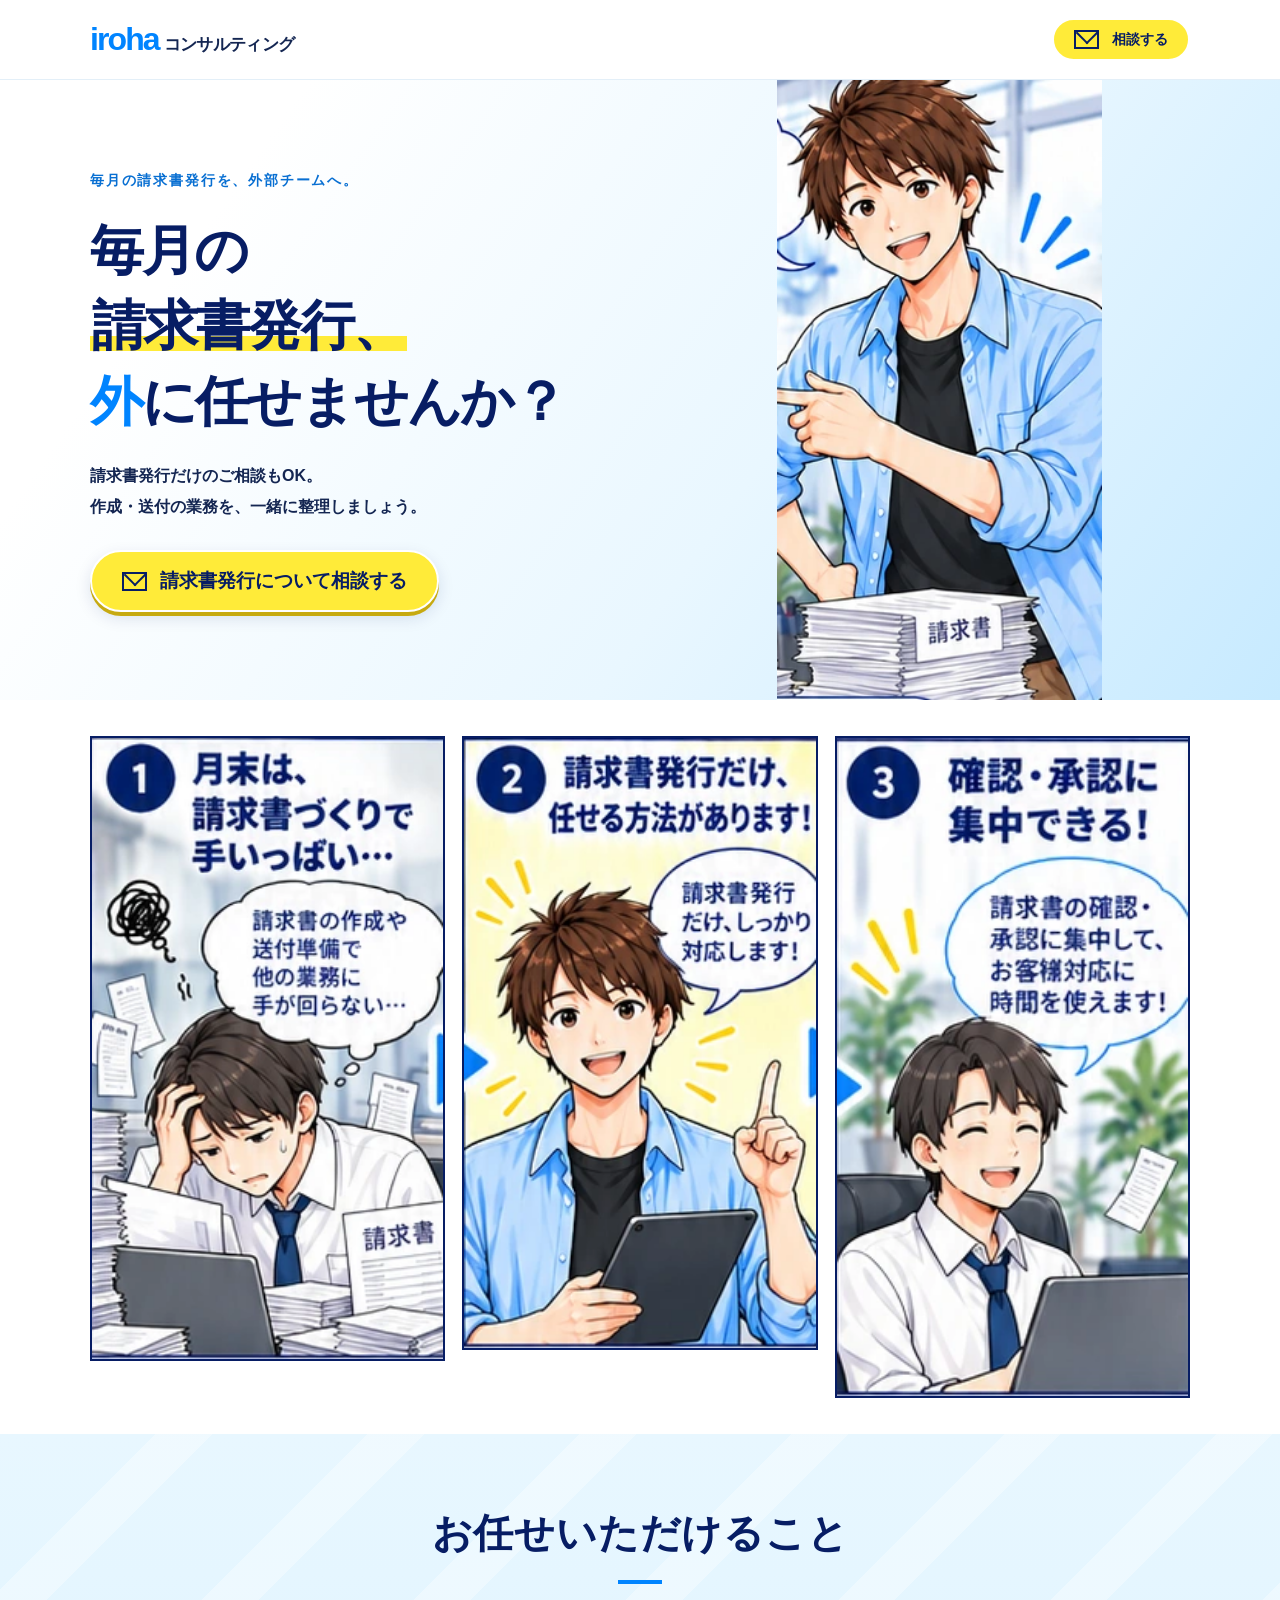
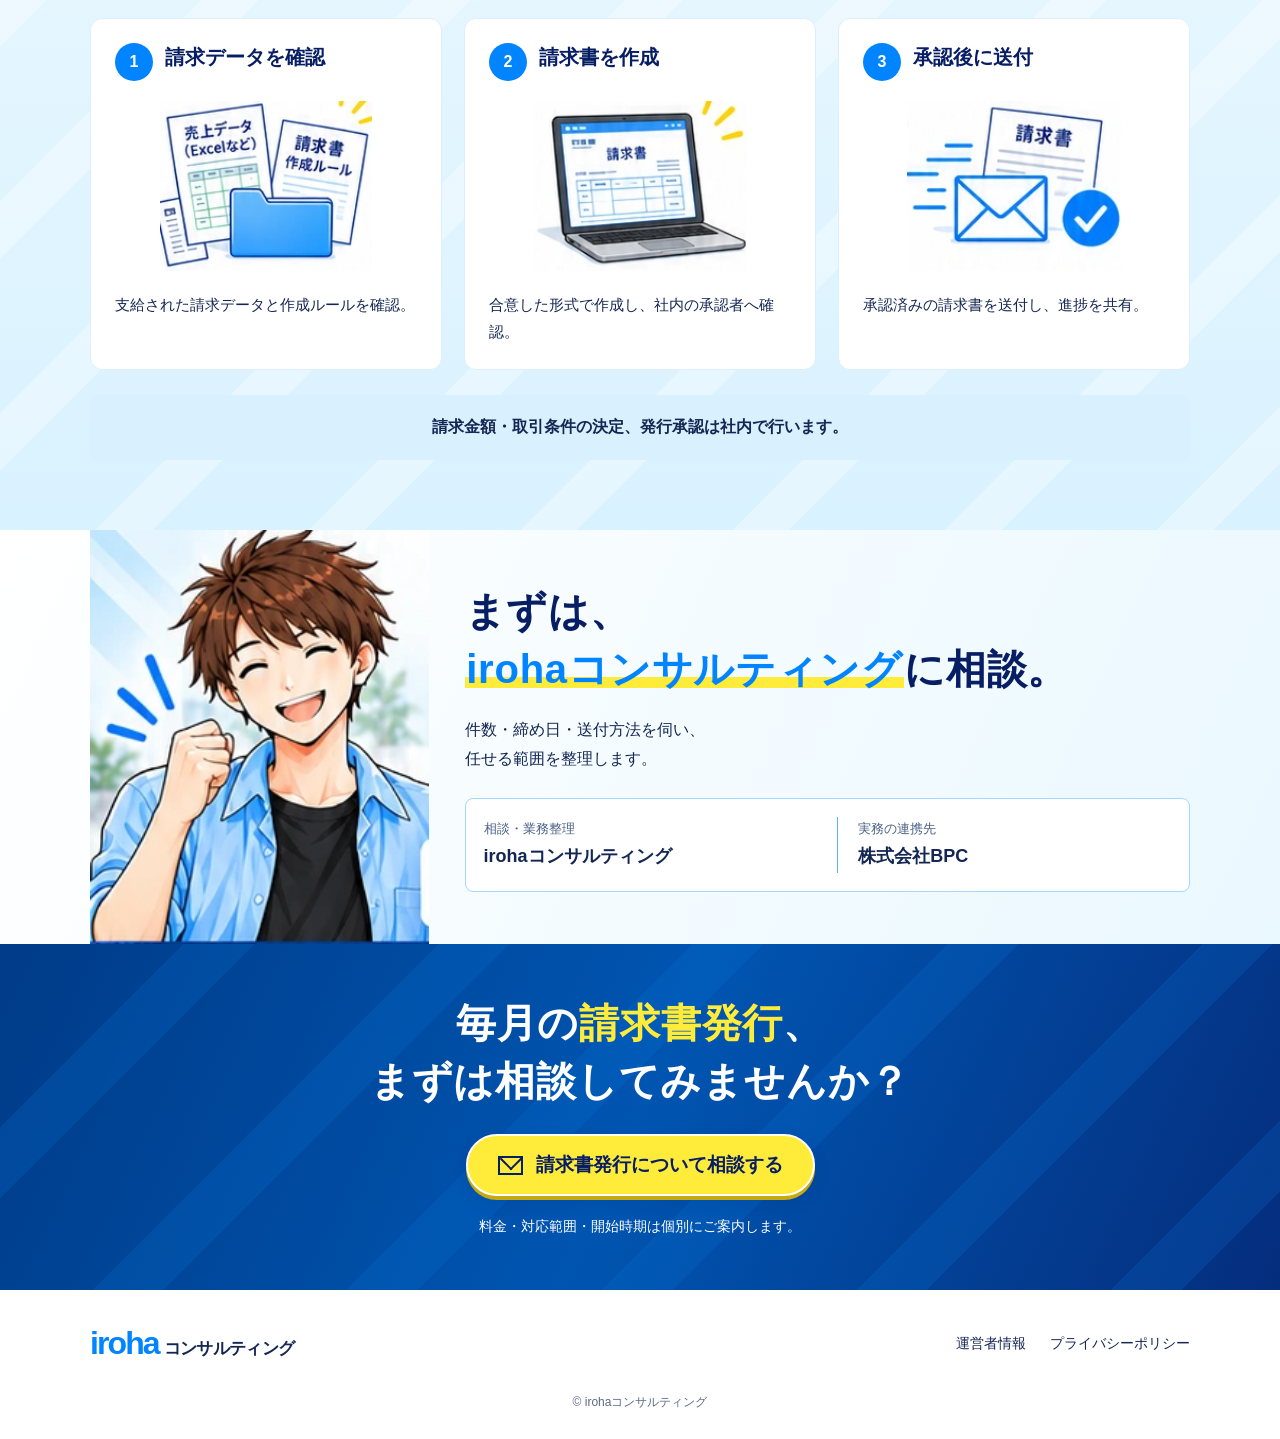
<file: lp/invoice/index.html>
<!doctype html><html lang="ja"><head><meta charset="utf-8"><meta name="viewport" content="width=device-width,initial-scale=1"><title>請求書発行代行のご相談｜irohaコンサルティング</title><meta name="description" content="請求書発行代行のご相談。irohaコンサルティングが業務の整理から実務パートナーとの連携まで支援します。"><meta name="robots" content="noindex,follow"><link rel="icon" href="data:image/svg+xml,%3Csvg xmlns='http://www.w3.org/2000/svg' viewBox='0 0 40 40'%3E%3Crect width='40' height='40' rx='9' fill='%230084ff'/%3E%3Ctext x='20' y='30' text-anchor='middle' fill='white' font-family='Arial' font-size='32' font-weight='bold'%3Ei%3C/text%3E%3C/svg%3E"><link rel="stylesheet" href="/style.css"></head><body class="lp"><header class="header"><div class="wrap"><a class="brand" href="#" aria-label="irohaコンサルティング"><b>iroha</b>コンサルティング</a><nav class="nav" aria-label="ページ内ナビゲーション"><a class="btn small" href="https://docs.google.com/forms/d/e/1FAIpQLSevMAjlFMy6-Xub7ca19pXur5ndCJwO_fp4Ccaq9cmKFpgYRA/viewform" data-contact><span class="envelope" aria-hidden="true"></span>相談する</a></nav></div></header><main><section class="hero"><div class="wrap hero-grid"><div class="hero-copy"><p class="eyebrow">毎月の請求書発行を、外部チームへ。</p><h1>毎月の<br><mark>請求書発行、</mark><br><span class="blue">外</span>に任せませんか？</h1><p class="lead">請求書発行だけのご相談もOK。<br>作成・送付の業務を、一緒に整理しましょう。</p><a class="btn" href="https://docs.google.com/forms/d/e/1FAIpQLSevMAjlFMy6-Xub7ca19pXur5ndCJwO_fp4Ccaq9cmKFpgYRA/viewform" data-contact><span class="envelope" aria-hidden="true"></span>請求書発行について相談する</a></div><div class="hero-art"><img src="/assets/invoice-hero.webp" alt="業務の整理をサポートする相談担当者" fetchpriority="high"></div></div></section><section class="story" aria-label="漫画でわかるご相談のイメージ"><div class="wrap story-grid"><img src="/assets/invoice-story-0.webp" alt="月末は請求書づくりで手いっぱい。請求書の作成や送付準備で他の業務に手が回らない。" loading="lazy"><img src="/assets/invoice-story-1.webp" alt="請求書発行だけ、任せる方法があります。" loading="lazy"><img src="/assets/invoice-story-2.webp" alt="確認・承認に集中できる。請求書の確認と承認に集中して、お客様対応に時間を使える。" loading="lazy"></div></section><section class="section sky steps"><div class="wrap"><h2 class="section-title">お任せいただけること</h2><div class="cards"><article class="card"><div class="step-title"><span class="number">1</span><h3>請求データを確認</h3></div><img class="step-art" src="/assets/invoice-step-0.webp" alt="" loading="lazy"><p>支給された請求データと作成ルールを確認。</p></article><article class="card"><div class="step-title"><span class="number">2</span><h3>請求書を作成</h3></div><img class="step-art" src="/assets/invoice-step-1.webp" alt="" loading="lazy"><p>合意した形式で作成し、社内の承認者へ確認。</p></article><article class="card"><div class="step-title"><span class="number">3</span><h3>承認後に送付</h3></div><img class="step-art" src="/assets/invoice-step-2.webp" alt="" loading="lazy"><p>承認済みの請求書を送付し、進捗を共有。</p></article></div><p class="boundary">請求金額・取引条件の決定、発行承認は社内で行います。</p></div></section><section class="partner" id="support"><div class="wrap partner-grid"><div class="advisor"><img src="/assets/advisor.webp" alt="笑顔で相談に応じるirohaの担当者" loading="lazy"></div><div class="partner-copy"><h2>まずは、<br><mark><span class="blue">irohaコンサルティング</span></mark>に相談。</h2><p>件数・締め日・送付方法を伺い、<br>任せる範囲を整理します。</p><div class="partners"><div><span>相談・業務整理</span><strong>irohaコンサルティング</strong></div><div><span>実務の連携先</span><strong>株式会社BPC</strong></div></div></div></div></section><section class="closing" id="contact"><div class="wrap"><h2>毎月の<span class="yellow">請求書発行</span>、<br>まずは相談してみませんか？</h2><a class="btn" href="https://docs.google.com/forms/d/e/1FAIpQLSevMAjlFMy6-Xub7ca19pXur5ndCJwO_fp4Ccaq9cmKFpgYRA/viewform" data-contact><span class="envelope" aria-hidden="true"></span>請求書発行について相談する</a><p>料金・対応範囲・開始時期は個別にご案内します。</p></div></section></main><footer class="footer"><div class="wrap"><span class="brand"><b>iroha</b>コンサルティング</span><div class="footer-links"><button class="text-button" data-dialog="operator-dialog">運営者情報</button><button class="text-button" data-dialog="privacy-dialog">プライバシーポリシー</button></div></div><p class="copyright">© irohaコンサルティング</p></footer><div class="sticky-cta"><a class="btn" href="https://docs.google.com/forms/d/e/1FAIpQLSevMAjlFMy6-Xub7ca19pXur5ndCJwO_fp4Ccaq9cmKFpgYRA/viewform" data-contact><span class="envelope" aria-hidden="true"></span>請求書発行について相談する</a></div><dialog id="contact-dialog" aria-labelledby="contact-title"><button class="close" data-close aria-label="閉じる">閉じる</button><h2 id="contact-title">ご相談窓口</h2><p class="notice">現在、Webからのご相談受付を準備しています。</p><p>受付開始まで、すでにご案内している連絡先へお問い合わせください。</p></dialog><dialog id="operator-dialog" aria-labelledby="operator-title"><button class="close" data-close>閉じる</button><h2 id="operator-title">運営者情報</h2><p id="operator-info" style="white-space:pre-line"></p></dialog><dialog id="privacy-dialog" aria-labelledby="privacy-title"><button class="close" data-close>閉じる</button><h2 id="privacy-title">プライバシーポリシー</h2><p>お問い合わせ受付の開始にあわせて、個人情報の取り扱いについてご案内します。</p><p>このページには、個人情報を入力・送信するフォームを設置していません。</p></dialog><script src="/config.js"></script><script src="/site.js"></script></body></html>
</file>
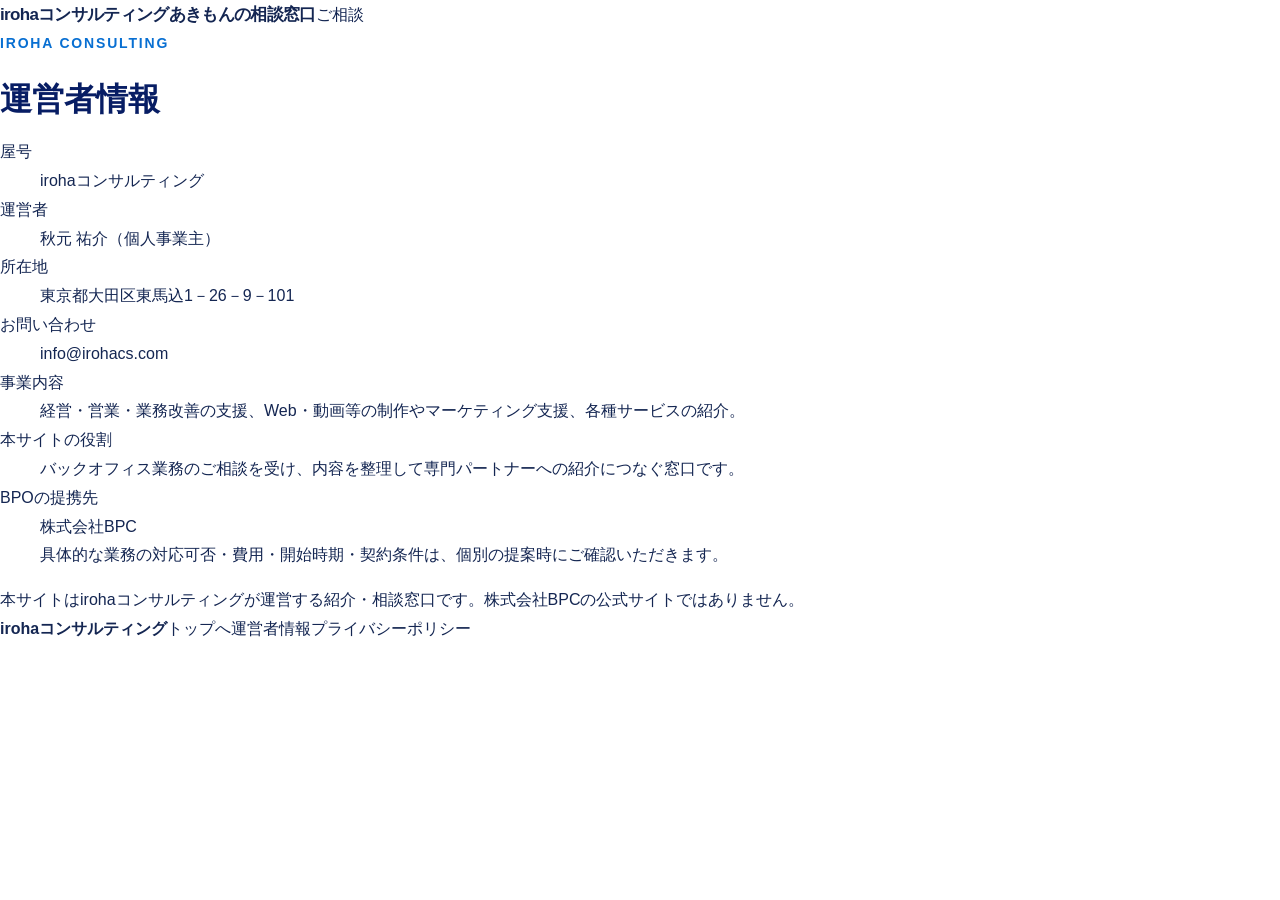
<file: operator.html>
<!doctype html><html lang="ja"><head><!-- Google tag (gtag.js) -->
<script async src="https://www.googletagmanager.com/gtag/js?id=G-Z2BENWMJ21"></script>
<script>
window.dataLayer = window.dataLayer || [];
function gtag(){dataLayer.push(arguments);}
gtag('js', new Date());
gtag('config', 'G-Z2BENWMJ21');
</script>
<meta charset="utf-8"><meta name="viewport" content="width=device-width,initial-scale=1"><title>運営者情報｜irohaコンサルティング</title><link rel="icon" href="favicon.svg"><link rel="stylesheet" href="style.css"><link rel="canonical" href="https://irohacs.com/bpo/operator.html"></head><body><header><a class="brand" href="index.html">irohaコンサルティング<span>あきもんの相談窓口</span></a><a href="index.html#consult">ご相談</a></header><main class="legal"><p class="eyebrow">IROHA CONSULTING</p><h1>運営者情報</h1><dl><dt>屋号</dt><dd>irohaコンサルティング</dd><dt>運営者</dt><dd>秋元 祐介（個人事業主）</dd><dt>所在地</dt><dd>東京都大田区東馬込1－26－9－101</dd><dt>お問い合わせ</dt><dd><a href="mailto:info@irohacs.com">info@irohacs.com</a></dd><dt>事業内容</dt><dd>経営・営業・業務改善の支援、Web・動画等の制作やマーケティング支援、各種サービスの紹介。</dd><dt>本サイトの役割</dt><dd>バックオフィス業務のご相談を受け、内容を整理して専門パートナーへの紹介につなぐ窓口です。</dd><dt>BPOの提携先</dt><dd><a href="https://bpc-bpo.co.jp/" target="_blank" rel="noopener">株式会社BPC</a><br>具体的な業務の対応可否・費用・開始時期・契約条件は、個別の提案時にご確認いただきます。</dd></dl><p>本サイトはirohaコンサルティングが運営する紹介・相談窓口です。株式会社BPCの公式サイトではありません。</p></main><footer><b>irohaコンサルティング</b><a href="index.html">トップへ</a><a href="operator.html">運営者情報</a><a href="privacy.html">プライバシーポリシー</a></footer></body></html>
</file>
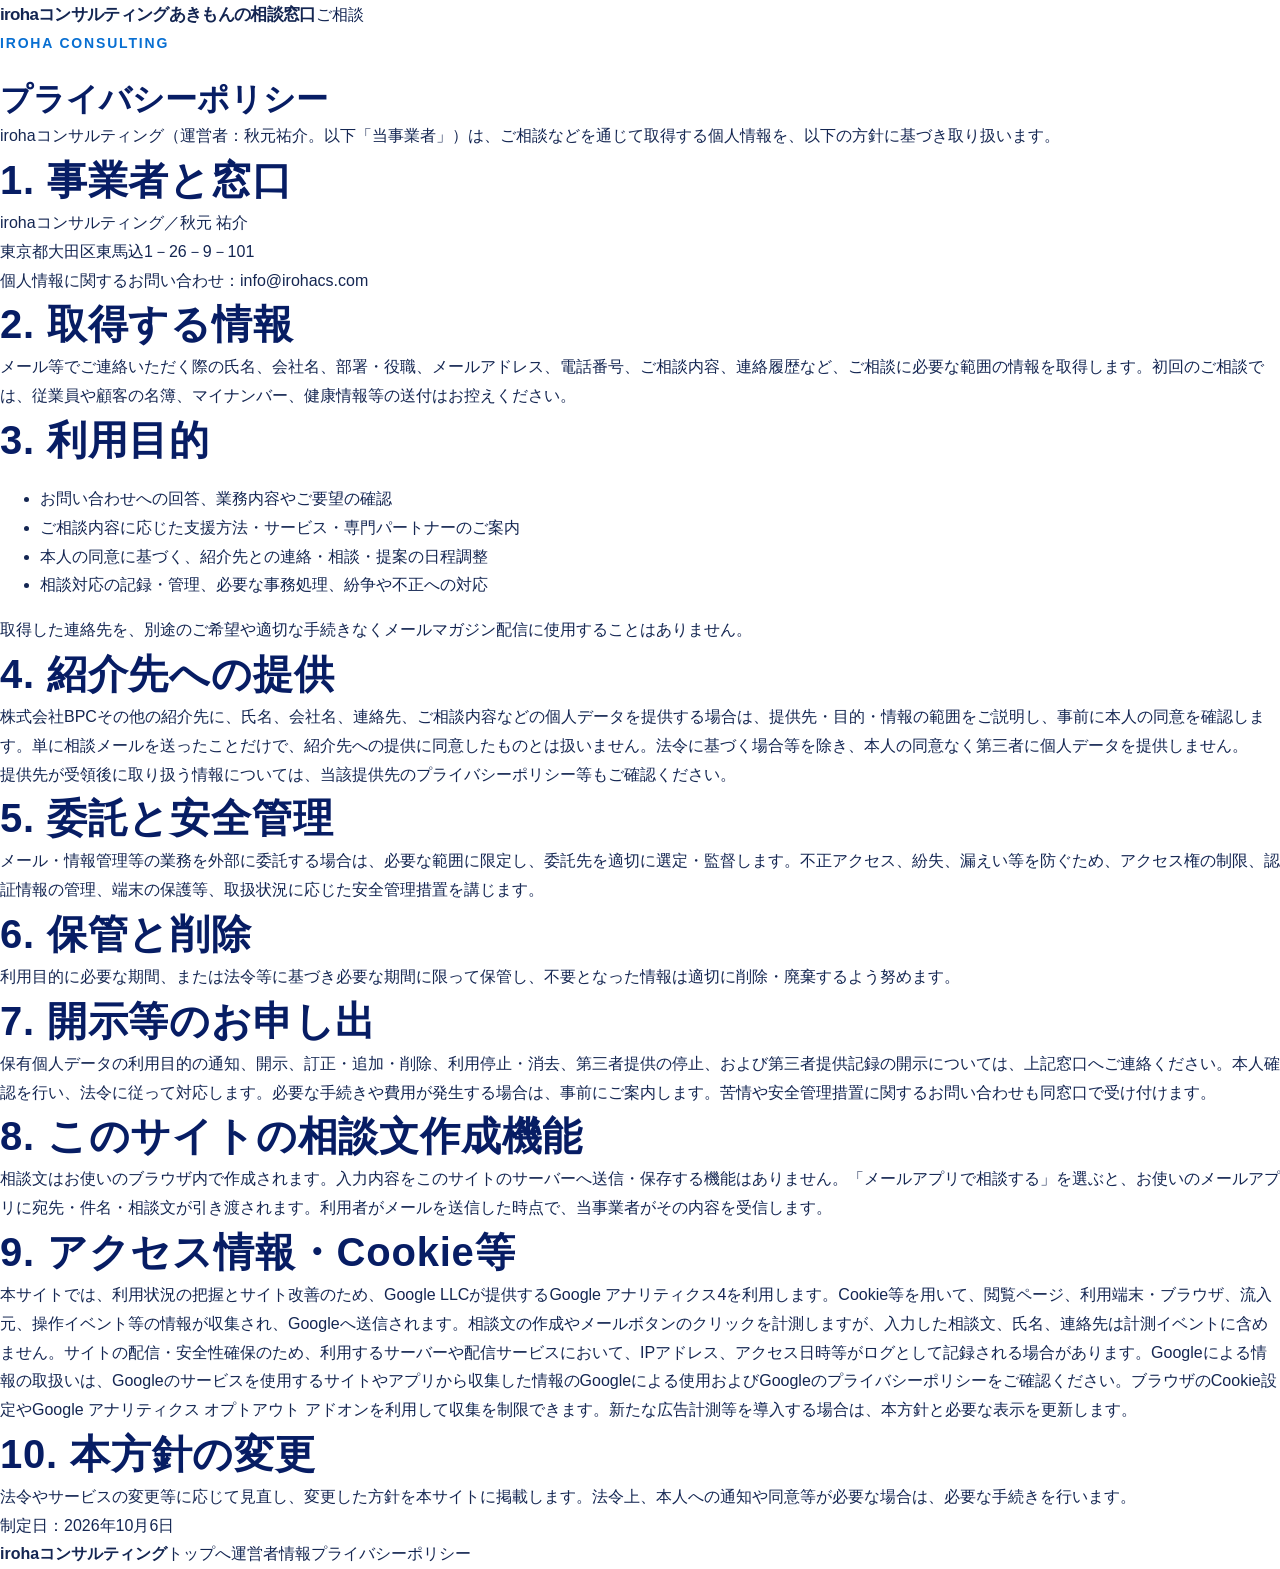
<file: privacy.html>
<!doctype html><html lang="ja"><head><!-- Google tag (gtag.js) -->
<script async src="https://www.googletagmanager.com/gtag/js?id=G-Z2BENWMJ21"></script>
<script>
window.dataLayer = window.dataLayer || [];
function gtag(){dataLayer.push(arguments);}
gtag('js', new Date());
gtag('config', 'G-Z2BENWMJ21');
</script>
<meta charset="utf-8"><meta name="viewport" content="width=device-width,initial-scale=1"><title>プライバシーポリシー｜irohaコンサルティング</title><link rel="icon" href="favicon.svg"><link rel="stylesheet" href="style.css"><link rel="canonical" href="https://irohacs.com/bpo/privacy.html"></head><body><header><a class="brand" href="index.html">irohaコンサルティング<span>あきもんの相談窓口</span></a><a href="index.html#consult">ご相談</a></header><main class="legal"><p class="eyebrow">IROHA CONSULTING</p><h1>プライバシーポリシー</h1><p>irohaコンサルティング（運営者：秋元祐介。以下「当事業者」）は、ご相談などを通じて取得する個人情報を、以下の方針に基づき取り扱います。</p>
<h2>1. 事業者と窓口</h2><p>irohaコンサルティング／秋元 祐介<br>東京都大田区東馬込1－26－9－101<br>個人情報に関するお問い合わせ：<a href="mailto:info@irohacs.com">info@irohacs.com</a></p>
<h2>2. 取得する情報</h2><p>メール等でご連絡いただく際の氏名、会社名、部署・役職、メールアドレス、電話番号、ご相談内容、連絡履歴など、ご相談に必要な範囲の情報を取得します。初回のご相談では、従業員や顧客の名簿、マイナンバー、健康情報等の送付はお控えください。</p>
<h2>3. 利用目的</h2><ul><li>お問い合わせへの回答、業務内容やご要望の確認</li><li>ご相談内容に応じた支援方法・サービス・専門パートナーのご案内</li><li>本人の同意に基づく、紹介先との連絡・相談・提案の日程調整</li><li>相談対応の記録・管理、必要な事務処理、紛争や不正への対応</li></ul><p>取得した連絡先を、別途のご希望や適切な手続きなくメールマガジン配信に使用することはありません。</p>
<h2>4. 紹介先への提供</h2><p>株式会社BPCその他の紹介先に、氏名、会社名、連絡先、ご相談内容などの個人データを提供する場合は、提供先・目的・情報の範囲をご説明し、事前に本人の同意を確認します。単に相談メールを送ったことだけで、紹介先への提供に同意したものとは扱いません。法令に基づく場合等を除き、本人の同意なく第三者に個人データを提供しません。</p><p>提供先が受領後に取り扱う情報については、当該提供先のプライバシーポリシー等もご確認ください。</p>
<h2>5. 委託と安全管理</h2><p>メール・情報管理等の業務を外部に委託する場合は、必要な範囲に限定し、委託先を適切に選定・監督します。不正アクセス、紛失、漏えい等を防ぐため、アクセス権の制限、認証情報の管理、端末の保護等、取扱状況に応じた安全管理措置を講じます。</p>
<h2>6. 保管と削除</h2><p>利用目的に必要な期間、または法令等に基づき必要な期間に限って保管し、不要となった情報は適切に削除・廃棄するよう努めます。</p>
<h2>7. 開示等のお申し出</h2><p>保有個人データの利用目的の通知、開示、訂正・追加・削除、利用停止・消去、第三者提供の停止、および第三者提供記録の開示については、上記窓口へご連絡ください。本人確認を行い、法令に従って対応します。必要な手続きや費用が発生する場合は、事前にご案内します。苦情や安全管理措置に関するお問い合わせも同窓口で受け付けます。</p>
<h2>8. このサイトの相談文作成機能</h2><p>相談文はお使いのブラウザ内で作成されます。入力内容をこのサイトのサーバーへ送信・保存する機能はありません。「メールアプリで相談する」を選ぶと、お使いのメールアプリに宛先・件名・相談文が引き渡されます。利用者がメールを送信した時点で、当事業者がその内容を受信します。</p>
<h2>9. アクセス情報・Cookie等</h2><p>本サイトでは、利用状況の把握とサイト改善のため、Google LLCが提供するGoogle アナリティクス4を利用します。Cookie等を用いて、閲覧ページ、利用端末・ブラウザ、流入元、操作イベント等の情報が収集され、Googleへ送信されます。相談文の作成やメールボタンのクリックを計測しますが、入力した相談文、氏名、連絡先は計測イベントに含めません。サイトの配信・安全性確保のため、利用するサーバーや配信サービスにおいて、IPアドレス、アクセス日時等がログとして記録される場合があります。Googleによる情報の取扱いは、<a href="https://policies.google.com/technologies/partner-sites?hl=ja" target="_blank" rel="noopener">Googleのサービスを使用するサイトやアプリから収集した情報のGoogleによる使用</a>および<a href="https://policies.google.com/privacy?hl=ja" target="_blank" rel="noopener">Googleのプライバシーポリシー</a>をご確認ください。ブラウザのCookie設定や<a href="https://tools.google.com/dlpage/gaoptout?hl=ja" target="_blank" rel="noopener">Google アナリティクス オプトアウト アドオン</a>を利用して収集を制限できます。新たな広告計測等を導入する場合は、本方針と必要な表示を更新します。</p>
<h2>10. 本方針の変更</h2><p>法令やサービスの変更等に応じて見直し、変更した方針を本サイトに掲載します。法令上、本人への通知や同意等が必要な場合は、必要な手続きを行います。</p><p class="note">制定日：2026年10月6日</p></main><footer><b>irohaコンサルティング</b><a href="index.html">トップへ</a><a href="operator.html">運営者情報</a><a href="privacy.html">プライバシーポリシー</a></footer></body></html>
</file>
<file: style.css>
:root{--navy:#071d64;--blue:#0084ff;--yellow:#ffeb39;--pale:#e8f7ff;--text:#142652}*{box-sizing:border-box}html{scroll-behavior:smooth;scroll-padding-top:90px}body{margin:0;color:var(--text);font-family:'Noto Sans JP','Hiragino Kaku Gothic ProN','Yu Gothic',sans-serif;font-size:16px;line-height:1.8}a{color:inherit;text-decoration:none}button{font:inherit}img{max-width:100%;display:block}h1,h2,h3,p{margin:0}h1,h2,h3{color:var(--navy);font-weight:900;line-height:1.45}h2{font-size:clamp(26px,3.4vw,40px);letter-spacing:.02em}h3{font-size:22px}.wrap{width:min(1100px,calc(100% - 48px));margin:auto}.header{height:80px;background:#fff;position:relative;z-index:10;border-bottom:1px solid #e3eff8}.header .wrap{height:100%;display:flex;align-items:center;justify-content:space-between;gap:20px}.brand{white-space:nowrap;font-size:17px;font-weight:800;letter-spacing:-.04em}.brand b{font-size:32px;color:var(--blue);letter-spacing:-.06em;margin-right:5px}.nav{display:flex;align-items:center;gap:27px;font-size:14px;font-weight:700}.btn{display:inline-flex;align-items:center;justify-content:center;gap:13px;background:var(--yellow);border:2px solid #fff;border-radius:50px;color:var(--navy);font-size:19px;font-weight:900;padding:15px 30px;box-shadow:0 4px 0 #c7aa11,0 6px 16px #06226920;cursor:pointer;line-height:1.5;transition:transform .2s,box-shadow .2s;text-align:center}.btn:hover{transform:translateY(-3px);box-shadow:0 6px 0 #c7aa11,0 10px 20px #06226925}.btn.small{font-size:14px;padding:9px 20px;box-shadow:none}.envelope{width:25px;height:19px;border:2px solid currentColor;display:inline-block;position:relative;flex-shrink:0}.envelope:before{content:'';position:absolute;width:14px;height:14px;border-right:2px solid currentColor;border-bottom:2px solid currentColor;transform:rotate(45deg);left:3px;top:-7px}.hero{background:linear-gradient(125deg,#fff 18%,#e9f7ff 60%,#c7eaff);overflow:hidden}.hero-grid{display:grid;grid-template-columns:1.15fr 1fr;min-height:620px;align-items:center;gap:22px}.hero-copy{position:relative;z-index:1;padding:45px 0}.eyebrow{font-size:14px;color:#086fd2;font-weight:800;letter-spacing:.13em;margin-bottom:20px}.hero h1{font-size:clamp(32px,4.4vw,55px);line-height:1.4;letter-spacing:-.035em}.blue{color:var(--blue)}mark{background:linear-gradient(transparent 68%,var(--yellow) 68%,var(--yellow) 94%,transparent 94%);color:inherit;padding:0 .04em}.hero .lead{margin:20px 0 28px;font-weight:600;line-height:1.95;font-size:16px}.hero-art{height:620px;align-self:end;position:relative}.hero-art img{height:100%;width:100%;object-fit:cover;object-position:50% 45%;mask-image:linear-gradient(to right,transparent,#000 12%)}.hero-note{font-size:13px;margin-top:16px}.section{padding:70px 0}.section-title{text-align:center;margin-bottom:34px}.section-title:after{content:'';display:block;width:44px;height:4px;background:var(--blue);margin:18px auto 0}.sky{background:repeating-linear-gradient(135deg,transparent 0,transparent 110px,#fff5 110px,#fff5 150px),linear-gradient(#e8f7ff,#d9f2ff)}.cards{display:grid;grid-template-columns:repeat(3,1fr);gap:22px}.card{background:#fff;border-radius:12px;overflow:hidden;border:1px solid #dceeff}.card img{width:100%;aspect-ratio:1.6;object-fit:cover}.card-body{padding:20px;text-align:center}.card h3{font-size:21px}.card p{font-size:15px;margin-top:8px}.statement{text-align:center;font-size:clamp(22px,3vw,32px);font-weight:900;color:var(--navy);line-height:1.6;margin-top:35px}.services{display:grid;grid-template-columns:repeat(6,1fr);gap:22px}.services .card{grid-column:span 2}.services .card:nth-child(4){grid-column:2/span 2}.services h3{color:var(--blue)}.center{text-align:center}.service-note{font-size:14px;margin:22px auto 18px}.partner{background:linear-gradient(115deg,#fff,#eaf8ff);overflow:hidden}.partner-grid{display:grid;grid-template-columns:.7fr 1.5fr;align-items:center;gap:36px}.advisor{align-self:end}.advisor img{width:100%;max-height:430px;object-fit:cover;object-position:top}.partner-copy{padding:50px 0}.partner-copy>p{margin:18px 0}.partners{display:grid;grid-template-columns:1fr 1fr;background:#fff;border:1px solid #a4d8ff;border-radius:8px;padding:18px;margin-top:24px;gap:20px}.partners>div+div{border-left:1px solid #61b0ff;padding-left:20px}.partners span{display:block;color:#496085;font-size:13px}.partners strong{display:block;font-size:18px}.closing{padding:50px 0;background:repeating-linear-gradient(135deg,#ffffff00 0,#ffffff00 130px,#0475d833 130px,#0475d833 180px),linear-gradient(115deg,#003b88,#0055b1,#052d7d);color:#fff;text-align:center}.closing h2{color:#fff;margin-bottom:24px}.yellow{color:var(--yellow)}.closing p{margin-top:18px;font-size:14px}.footer{padding:25px 0}.footer .wrap{display:flex;align-items:center;justify-content:space-between;gap:25px}.footer-links{display:flex;gap:24px;font-size:14px}.text-button{background:none;border:none;color:inherit;padding:0;cursor:pointer;font-size:14px}.copyright{font-size:12px;color:#5d6a85;text-align:center;margin:20px 0 0}.story{padding:36px 0;background:white}.story-grid{display:grid;grid-template-columns:repeat(3,1fr);gap:17px}.story-grid img{width:100%;border:2px solid var(--navy)}.lp .hero-grid{min-height:620px}.lp .hero-art{height:620px}.lp .hero h1{font-size:clamp(34px,4.3vw,54px)}.steps .card{padding:24px}.step-title{display:flex;align-items:flex-start;gap:12px;margin-bottom:20px;text-align:left}.number{border-radius:50%;background:var(--blue);color:#fff;min-width:38px;height:38px;text-align:center;line-height:38px;font-weight:900}.steps h3{font-size:20px}.step-symbol{font-size:36px;font-weight:900;color:#007bff;background:#e9f7ff;border:1px solid #b4e1ff;border-radius:12px;min-height:115px;display:flex;align-items:center;justify-content:center;margin-bottom:18px;letter-spacing:.03em}.boundary{margin-top:25px;background:#d9f0ff;padding:18px 24px;text-align:center;border-radius:8px;font-weight:600}.intro{margin-top:-15px;margin-bottom:32px;text-align:center;font-size:18px}.sticky-cta{display:none}dialog{color:var(--text);border:0;border-radius:16px;padding:36px;width:min(560px,calc(100% - 32px));max-height:85vh;box-shadow:0 20px 80px #00184450}dialog::backdrop{background:#06163899}dialog h2{font-size:26px;margin:8px 0 20px}dialog p{margin:12px 0}dialog .close{float:right;border:0;background:#edf5ff;border-radius:30px;padding:5px 14px;cursor:pointer}.notice{background:#eaf6ff;padding:15px;border-radius:8px;font-size:15px}a:focus-visible,button:focus-visible{outline:3px solid #ff9c00;outline-offset:5px}@media(max-width:800px){.wrap{width:calc(100% - 32px)}.header{height:68px}.nav>a:not(.btn){display:none}.brand{font-size:13px}.brand b{font-size:27px}.nav{gap:0}.btn.small{font-size:13px;padding:8px 12px}.hero-grid,.lp .hero-grid{min-height:0;grid-template-columns:1.15fr .85fr;gap:0}.hero-copy{padding:35px 0}.hero h1,.lp .hero h1{font-size:clamp(25px,4.8vw,39px)}.hero-art,.lp .hero-art{height:500px}.hero .lead{font-size:14px}.hero .btn{font-size:15px;padding:14px 18px}.eyebrow{font-size:12px;margin-bottom:15px}.cards,.services{gap:12px}.card-body{padding:16px 10px}.card h3{font-size:18px}.partner-grid{gap:20px}.partners{gap:12px;padding:12px}.partners strong{font-size:15px}.steps .card{padding:15px}.steps h3{font-size:17px}.step-title{gap:8px}.number{min-width:30px;height:30px;line-height:30px}.step-symbol{font-size:28px}.footer .wrap{flex-wrap:wrap}.section{padding:50px 0}}@media(max-width:540px){body{font-size:16px}.header .btn .envelope{display:none}.hero-grid,.lp .hero-grid{display:block;position:relative;padding-top:20px;padding-bottom:24px}.hero-copy{padding:0;position:relative;z-index:2}.hero h1,.lp .hero h1{font-size:32px;line-height:1.48;max-width:100%;text-shadow:0 1px 5px white}.hero-art,.lp .hero-art{position:relative;height:320px;width:76%;margin:-10px -16px 0 auto;z-index:0}.hero-art img{mask-image:linear-gradient(to right,transparent,#000 15%);object-fit:cover;object-position:50% 30%}.hero .lead{margin-top:16px;font-size:15px;max-width:100%}.hero .btn{font-size:16px;padding:14px 18px}.hero-note{font-size:12px}.hero-grid{display:flex!important;flex-direction:column}.hero-copy{width:100%}.hero-art{order:-1;position:absolute!important;right:0;top:10px;opacity:.2;width:65%!important;height:390px!important;pointer-events:none}.eyebrow{font-size:12px}.hero h1{font-size:35px}.hero .btn{width:100%}.hero .lead{font-weight:700}.section{padding:42px 0}.section-title{margin-bottom:25px}h2{font-size:27px}.cards{grid-template-columns:1fr}.cards .card{display:grid;grid-template-columns:42% 58%;align-items:center}.cards .card img{height:100%;aspect-ratio:1;object-fit:cover}.card-body{padding:15px}.card h3{font-size:18px}.card p{font-size:14px}.statement{font-size:23px}.services{grid-template-columns:1fr 1fr;gap:12px}.services .card,.services .card:nth-child(4){grid-column:auto}.services .card:last-child{grid-column:1/-1;width:calc(50% - 6px);justify-self:center}.services .card h3{font-size:19px}.services .card p{font-size:14px}.services .card img{aspect-ratio:1.3}.btn{font-size:16px;padding:15px 20px}.partner-grid{display:block;position:relative}.advisor{width:150px;float:left;margin:20px 16px 0 -16px}.advisor img{height:195px}.partner-copy{padding:32px 0}.partner-copy h2{font-size:25px}.partners{clear:both;margin-top:25px}.closing{padding:38px 0}.closing h2{font-size:25px}.closing .btn{width:100%}.story{padding:22px 0}.story-grid{gap:5px}.story .wrap{width:calc(100% - 16px)}.steps .cards .card{display:block}.steps .cards{gap:16px}.step-symbol{min-height:70px;font-size:26px;margin:12px 0}.steps .card p{font-size:16px}.steps h3{font-size:20px}.step-title{margin-bottom:0;align-items:center}.intro{font-size:16px}.boundary{font-size:14px;padding:16px}.footer .wrap{justify-content:center;text-align:center;gap:16px}.footer{padding-bottom:100px}.footer-links{gap:20px}.sticky-cta{display:flex;position:fixed;bottom:0;left:0;width:100%;z-index:20;background:#fffffff2;padding:10px 16px max(10px,env(safe-area-inset-bottom));border-top:1px solid #d9e8f5;justify-content:center}.sticky-cta .btn{font-size:15px;width:100%;padding:10px 15px}.lp .hero h1{font-size:32px}}@media(prefers-reduced-motion:reduce){html{scroll-behavior:auto}.btn{transition:none}}
@media(max-width:540px){.hero-grid,.lp .hero-grid{display:flex!important;flex-direction:column}.hero-art,.lp .hero-art{order:0;position:relative!important;top:auto;right:auto;opacity:1;width:100%!important;height:300px!important;margin:24px 0 -24px;align-self:center}.hero-art img{object-fit:contain;object-position:center;mask-image:linear-gradient(to right,transparent,#000 10%,#000 90%,transparent)}.story-grid{grid-template-columns:1fr;gap:16px;justify-items:center}.story-grid img{max-width:320px}.story .wrap{width:calc(100% - 32px)}}
.lp .hero-art img{object-fit:contain;object-position:center bottom}
.steps .card .step-art{width:100%;height:170px;aspect-ratio:auto;object-fit:contain;margin:15px 0 20px}
</file>
<file: bpo/style.css>
:root{--ink:#172a34;--blue:#124bda;--yellow:#f8ef59;--line:#dbe2e8}*{box-sizing:border-box}html{scroll-behavior:smooth;scroll-padding-top:100px}body{margin:0;color:var(--ink);background:#fff;font-family:"Noto Sans JP","Yu Gothic",Meiryo,sans-serif;line-height:1.85}a{color:inherit}header{display:flex;align-items:center;gap:36px;padding:22px 5%;border-bottom:1px solid var(--line);background:#fff}.brand{text-decoration:none;font-size:21px;font-weight:900;line-height:1.4;margin-right:auto}.brand span{display:block;font-size:11px;letter-spacing:.18em;margin-top:5px}.nav{font-size:14px;text-decoration:none}.button{display:inline-flex;justify-content:center;align-items:center;background:var(--blue);color:#fff;border:0;border-radius:5px;padding:17px 26px;text-decoration:none;font:700 16px/1.6 inherit;cursor:pointer;min-height:52px}.button.small{font-size:14px;padding:11px 18px}.button:hover{background:#0d36a0}section{padding:84px max(6%,calc((100vw - 1180px)/2))}.hero{display:grid;grid-template-columns:1.15fr 1fr;gap:65px;padding-top:68px;padding-bottom:70px;background:linear-gradient(115deg,#fff 62%,#f0f5ff 62%)}.eyebrow{font-weight:700;font-size:14px;letter-spacing:.1em;color:var(--blue);margin:0 0 20px}h1{font-size:clamp(36px,4.2vw,62px);line-height:1.45;letter-spacing:-.055em;margin:0 0 25px;font-weight:900}.marker{background:linear-gradient(transparent 73%,var(--yellow) 73%)}.lead{font-size:17px;margin-bottom:28px}.note{font-size:13px;color:#5c6872;margin-top:20px}.board{align-self:center;background:var(--ink);padding:28px;transform:rotate(2deg);box-shadow:14px 17px 0 #dbe5f7;border-radius:8px;color:#fff}.board-head{display:flex;justify-content:space-between;font-size:16px;margin-bottom:22px}.board-head span{color:var(--yellow);font-size:12px;letter-spacing:.1em}.task{color:var(--ink);background:#fff;margin-top:14px;padding:20px;border-radius:3px;position:relative}.task b{display:block;font-size:19px}.task span{display:block;font-size:14px;color:#5c6872}.task em{display:block;text-align:right;font-size:14px;color:#ba4222;font-style:normal;font-weight:700;margin-top:7px}.board-bottom{font-size:24px;line-height:1.6;font-weight:800;padding-top:23px;color:var(--yellow)}.strip{display:flex;justify-content:center;flex-wrap:wrap;gap:15px 45px;background:var(--blue);color:#fff;padding:22px;font-weight:700;font-size:15px}h2{font-size:clamp(27px,3vw,42px);line-height:1.6;letter-spacing:-.04em;margin:0 0 22px}.intro{color:#586570;margin-bottom:35px}.grid{display:grid;grid-template-columns:repeat(2,1fr);gap:20px}.grid article{border:1px solid var(--line);padding:28px;position:relative}.num{font:700 14px monospace;color:var(--blue)}h3{font-size:20px;margin:10px 0}.grid p{font-size:16px;color:#53616b}.tag{font-size:13px;font-weight:700;background:#eff3fc;padding:5px 12px}.dark{background:var(--ink);color:#fff}.dark .eyebrow{color:var(--yellow)}.role{display:grid;grid-template-columns:1fr 1fr;gap:65px;margin-top:36px}.name{font-size:30px;font-weight:800;margin:0 0 20px}.name span{font-size:16px;margin-left:12px}.partner{border-left:3px solid var(--yellow);padding-left:28px}.partner>span{font-size:13px;color:#c0ccd2}.partner a{font-size:14px}.dark .note{color:#bdc9d1}.steps{display:grid;grid-template-columns:repeat(3,1fr);gap:35px;margin-top:35px}.steps b{font:700 35px monospace;color:var(--blue)}.steps p{color:#586570}.consult{background:#eef3ff;display:grid;grid-template-columns:1fr 1.1fr;gap:55px}.consult form{background:#fff;padding:30px;border-radius:6px}fieldset{border:0;padding:0;margin:0 0 20px}legend,.field{font-size:15px;font-weight:700}.choices{display:flex;flex-wrap:wrap;gap:10px;margin-top:12px}.choices label{border:1px solid var(--line);padding:9px;font-size:14px;cursor:pointer}.choices label:has(input:checked){background:#edf2ff;border-color:var(--blue)}input{accent-color:var(--blue);margin-right:8px}.field{display:block;margin:18px 0}textarea,select{display:block;width:100%;padding:12px;border:1px solid #9daab4;border-radius:3px;margin-top:9px;background:#fff;color:var(--ink);font:400 16px/1.7 inherit}textarea{resize:vertical}#result{border-top:1px solid var(--line);margin-top:25px}.copy{padding:10px 20px;background:#fff;border:1px solid var(--blue);color:var(--blue);font-size:15px;cursor:pointer}#status{font-size:13px}.faq details{padding:20px 0;border-bottom:1px solid var(--line)}summary{font-weight:700;cursor:pointer}details p{color:#566570}footer{padding:30px 6%;display:flex;gap:20px;flex-wrap:wrap;border-top:1px solid var(--line);font-size:14px}footer small{width:100%;font-size:12px;color:#68757c}:focus-visible{outline:3px solid #ed982e;outline-offset:4px}@media(max-width:800px){header{padding:16px 5%;gap:10px}.brand{font-size:17px}.nav{display:none}.button.small{font-size:12px;padding:9px}.hero{grid-template-columns:1fr;gap:36px;background:#fff;padding-top:40px}section{padding:55px 6%}h1{font-size:38px}.board{transform:none;margin:0 6px 8px 0}.grid,.role,.consult{grid-template-columns:1fr;gap:24px}.steps{grid-template-columns:1fr;gap:10px}.steps>div{border-top:1px solid var(--line);padding-top:18px}.consult form{padding:22px}.strip{gap:10px 20px;font-size:13px}h2{font-size:29px}}@media(prefers-reduced-motion:reduce){html{scroll-behavior:auto}}

.legal{max-width:960px;margin:0 auto;padding:65px 6%;overflow-wrap:anywhere}.legal h1{font-size:clamp(27px,4vw,42px)}.legal h2{font-size:23px;margin:32px 0 12px}.legal dl{margin:30px 0}.legal dt{font-weight:700;border-top:1px solid var(--line);padding-top:20px}.legal dd{margin:6px 0 20px}.legal li{margin-bottom:8px}.brand span{font-size:13px;letter-spacing:.02em}#email{margin:0 0 12px}footer a{overflow-wrap:anywhere}
</file>
